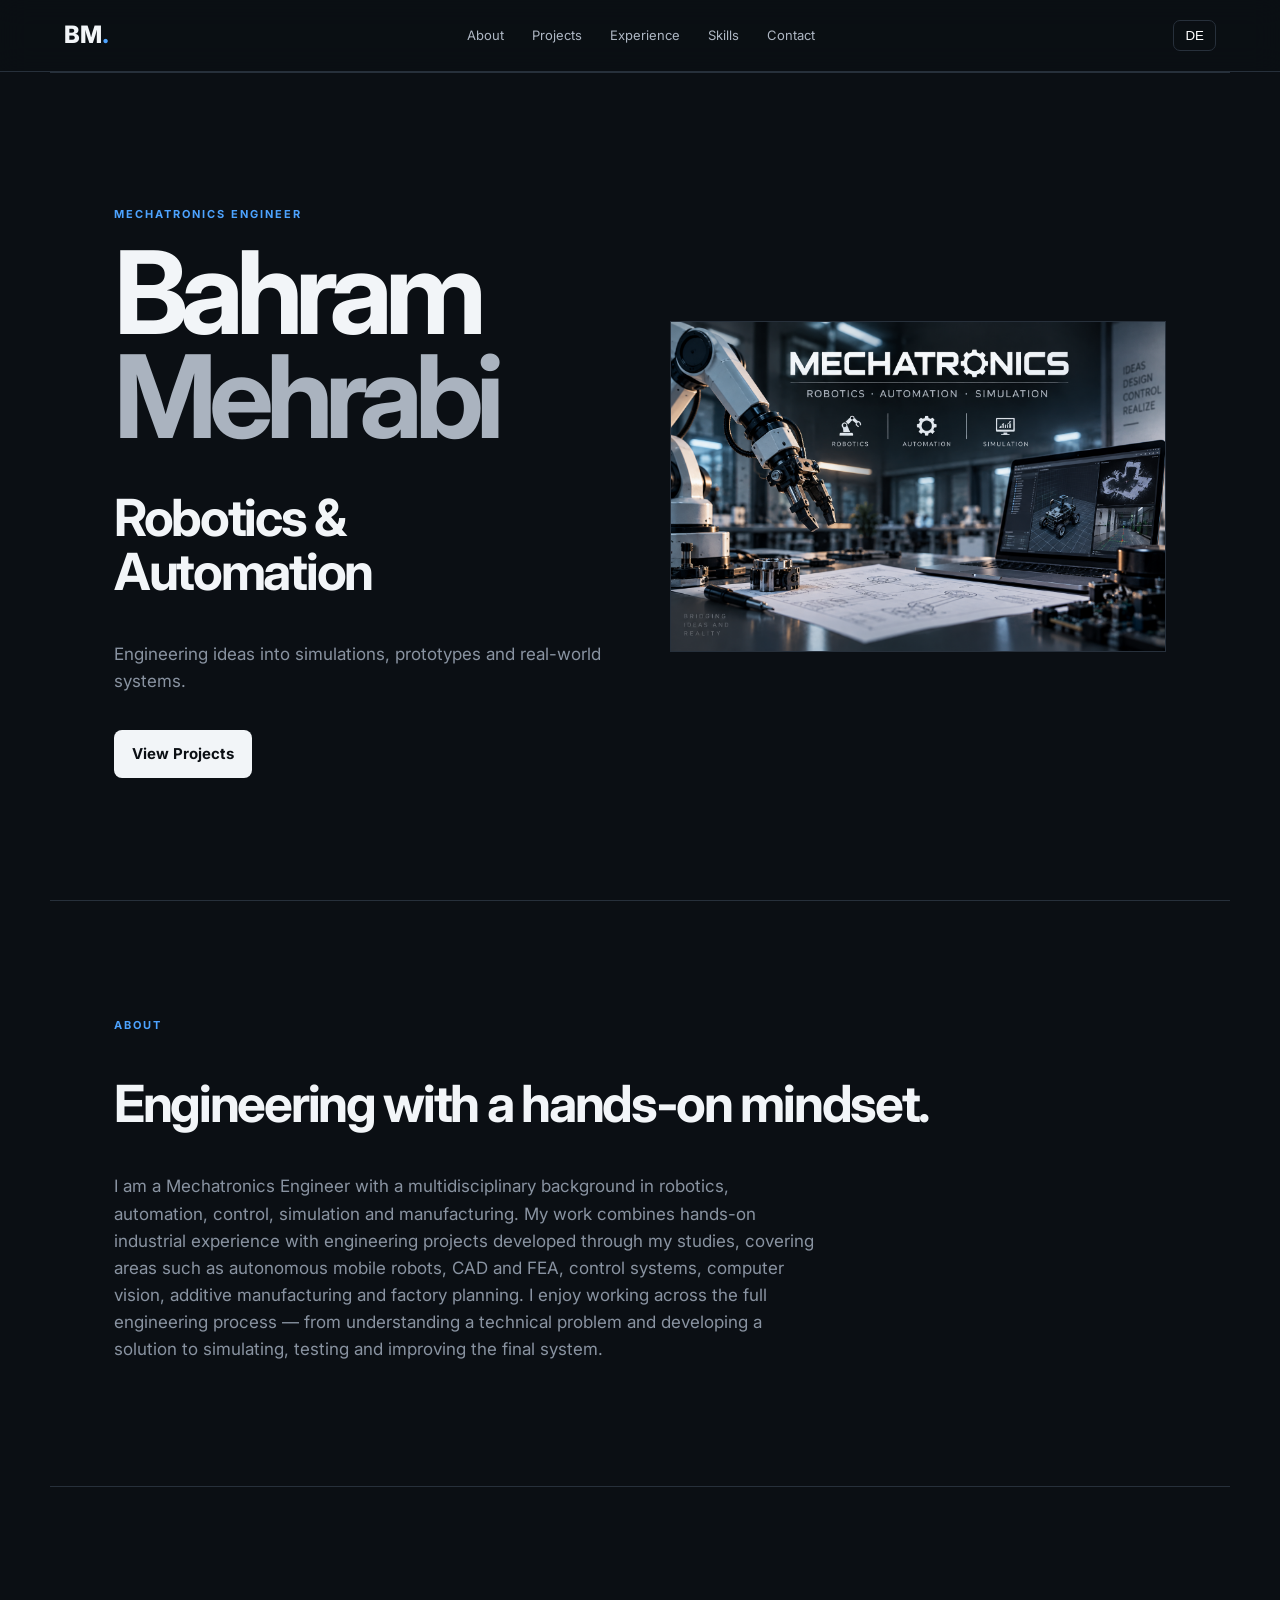
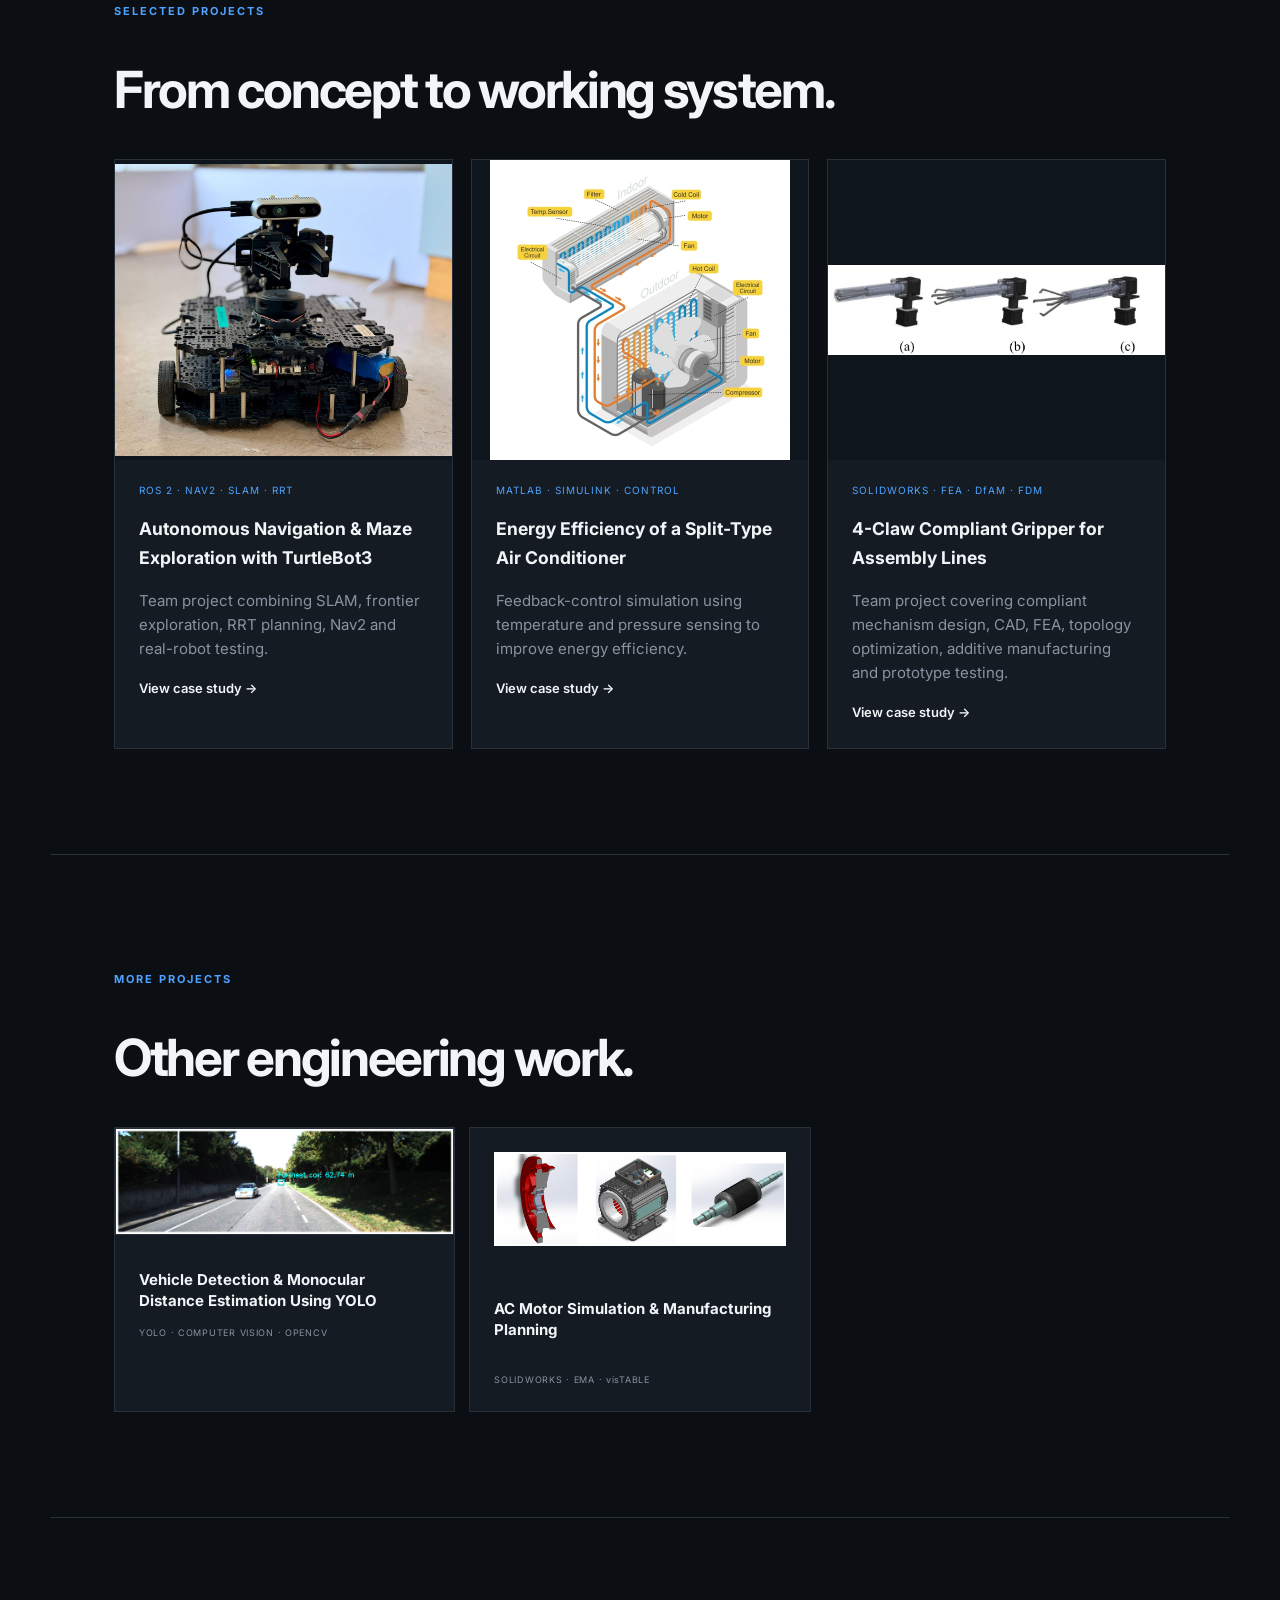
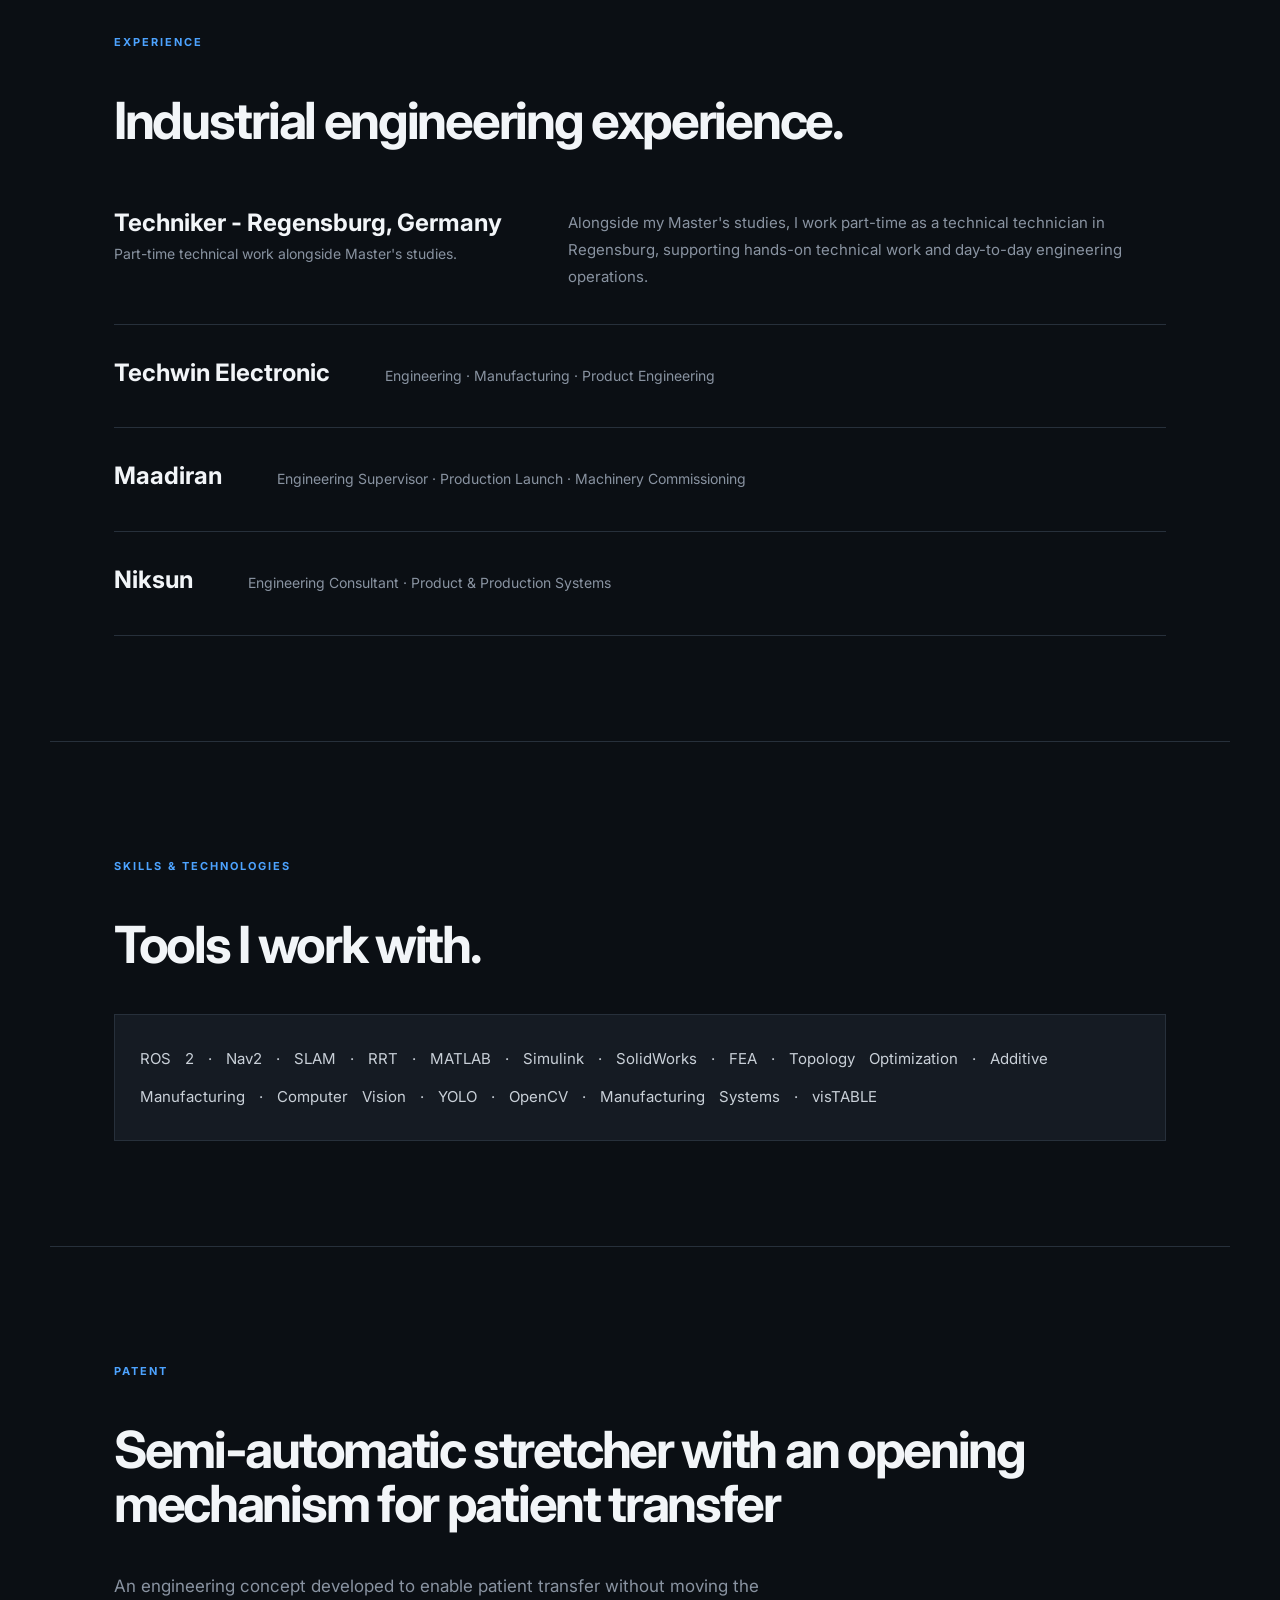
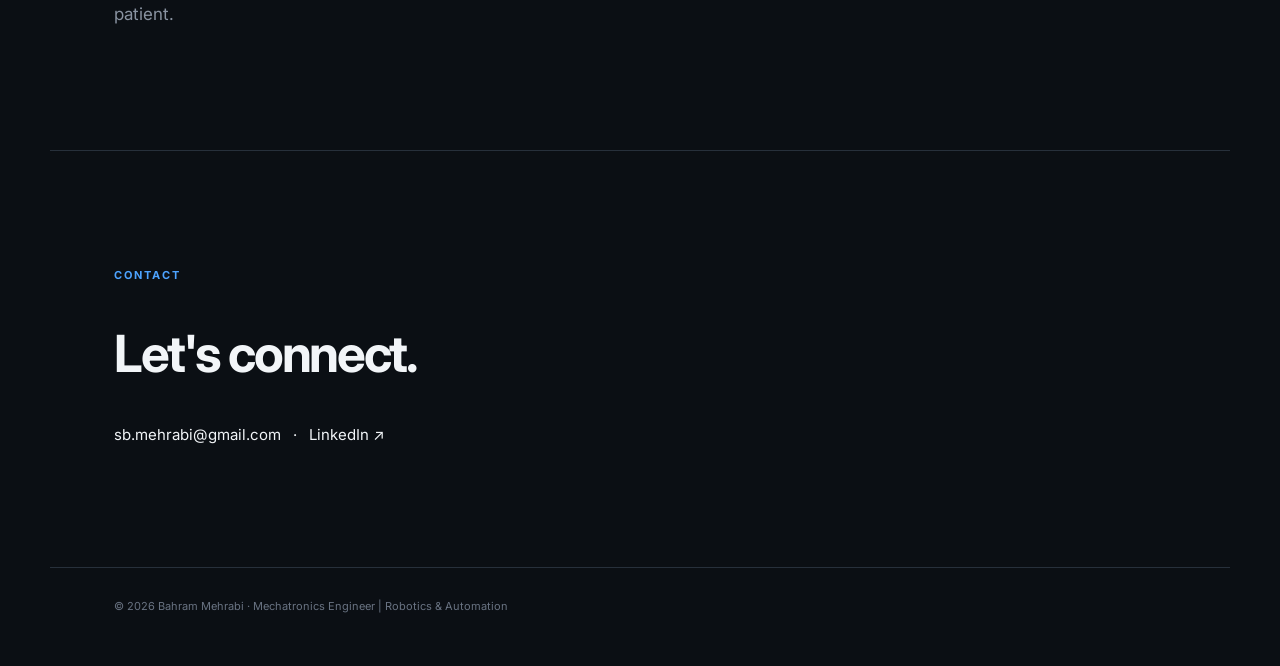
<file: index.html>
<!doctype html>
<html lang="en">
<head>
<meta charset="utf-8"><meta name="viewport" content="width=device-width,initial-scale=1">
<title>Bahram Mehrabi | Mechatronics Engineer</title>
<link rel="preconnect" href="https://fonts.googleapis.com"><link rel="preconnect" href="https://fonts.gstatic.com" crossorigin>
<link href="https://fonts.googleapis.com/css2?family=Inter:wght@400;500;600;700;800&display=swap" rel="stylesheet">
<link rel="stylesheet" href="style.css">
</head>
<body>
<header><a class="logo" href="#home">BM<span>.</span></a><nav>
<a href="#about">About</a><a href="#projects">Projects</a><a href="#experience">Experience</a><a href="#skills">Skills</a><a href="#contact">Contact</a>
</nav><button id="lang">DE</button></header>

<main>
<section id="home" class="hero">
<div><p class="eyebrow">MECHATRONICS ENGINEER</p><h1>Bahram<br><span>Mehrabi</span></h1>
<h2>Robotics & Automation</h2><p class="lead">Engineering ideas into simulations, prototypes and real-world systems.</p>
<a class="btn" href="#projects">View Projects</a></div>
<div class="visual">
    <img src="hero-mechatronics.jpg" alt="Mechatronics robotics and automation">
</div>
</section>

<section id="about"><p class="eyebrow">ABOUT</p><h2>Engineering with a hands-on mindset.</h2><p class="lead">I am a Mechatronics Engineer with a multidisciplinary background in robotics, automation, control, simulation and manufacturing. My work combines hands-on industrial experience with engineering projects developed through my studies, covering areas such as autonomous mobile robots, CAD and FEA, control systems, computer vision, additive manufacturing and factory planning. I enjoy working across the full engineering process — from understanding a technical problem and developing a solution to simulating, testing and improving the final system.</p></section>

<section id="projects"><p class="eyebrow">SELECTED PROJECTS</p><h2>From concept to working system.</h2>
<div class="cards">
<article><img class="project-cover" src="images/turtlebot/01-turtlebot-main.jpg" alt="TurtleBot3 Waffle Pi with Intel RealSense camera"><small>ROS 2 · NAV2 · SLAM · RRT</small><h3>Autonomous Navigation & Maze Exploration with TurtleBot3</h3><p>Team project combining SLAM, frontier exploration, RRT planning, Nav2 and real-robot testing.</p><a href="case-study-turtlebot.html">View case study →</a></article>
<article><img class="project-cover" src="images/ac/ac-system-schematic.png" alt="Split-type air conditioner system schematic"><small>MATLAB · SIMULINK · CONTROL</small><h3>Energy Efficiency of a Split-Type Air Conditioner</h3><p>Feedback-control simulation using temperature and pressure sensing to improve energy efficiency.</p><a href="case-study-ac.html">View case study →</a></article>
<article><img class="project-cover" src="images/gripper/02-cad-sequence.png" alt="CAD design of a four-claw compliant gripper in different positions"><small>SOLIDWORKS · FEA · DfAM · FDM</small><h3>4-Claw Compliant Gripper for Assembly Lines</h3><p>Team project covering compliant mechanism design, CAD, FEA, topology optimization, additive manufacturing and prototype testing.</p><a href="case-study-gripper.html">View case study →</a></article>
</div></section>

<section><p class="eyebrow">MORE PROJECTS</p><h2>Other engineering work.</h2><div class="mini">
<a href="case-study-vehicle.html" class="mini-yolo"><img src="images-yolo-road.png" alt="Road scene with detected vehicle and estimated distance"><strong>Vehicle Detection & Monocular Distance Estimation Using YOLO</strong><small>YOLO · COMPUTER VISION · OPENCV</small></a>
<a href="case-study-ac-motor.html" class="mini-project"><img src="images/ac-motor/04-motor-cad.png" alt="AC motor CAD models"><strong>AC Motor Simulation & Manufacturing Planning</strong><small>SOLIDWORKS · EMA · visTABLE</small></a>
</div></section>

<section id="experience"><p class="eyebrow">EXPERIENCE</p><h2>Industrial engineering experience.</h2>
<div class="timeline">
<div class="current-role"><div class="role-heading"><h3>Techniker - Regensburg, Germany</h3><p>Part-time technical work alongside Master's studies.</p></div><p class="experience-detail">Alongside my Master's studies, I work part-time as a technical technician in Regensburg, supporting hands-on technical work and day-to-day engineering operations.</p></div>
<div><div class="role-heading"><h3>Techwin Electronic</h3><p>Engineering · Manufacturing · Product Engineering</p></div></div>
<div><div class="role-heading"><h3>Maadiran</h3><p>Engineering Supervisor · Production Launch · Machinery Commissioning</p></div></div>
<div><div class="role-heading"><h3>Niksun</h3><p>Engineering Consultant · Product & Production Systems</p></div></div>
</div></section>

<section id="skills"><p class="eyebrow">SKILLS & TECHNOLOGIES</p><h2>Tools I work with.</h2>
<div class="skills">ROS 2 · Nav2 · SLAM · RRT · MATLAB · Simulink · SolidWorks · FEA · Topology Optimization · Additive Manufacturing · Computer Vision · YOLO · OpenCV · Manufacturing Systems · visTABLE</div></section>

<section><p class="eyebrow">PATENT</p><h2>Semi-automatic stretcher with an opening mechanism for patient transfer</h2><p class="lead">An engineering concept developed to enable patient transfer without moving the patient.</p></section>

<section id="contact"><p class="eyebrow">CONTACT</p><h2>Let's connect.</h2><p><a href="mailto:sb.mehrabi@gmail.com">sb.mehrabi@gmail.com</a> &nbsp; · &nbsp; <a href="https://linkedin.com/in/bahram-mehrabi" target="_blank" rel="noopener">LinkedIn ↗</a></p></section>
</main>
<footer>© 2026 Bahram Mehrabi · Mechatronics Engineer | Robotics & Automation</footer>
<script src="script.js"></script>
</body></html>
</file>
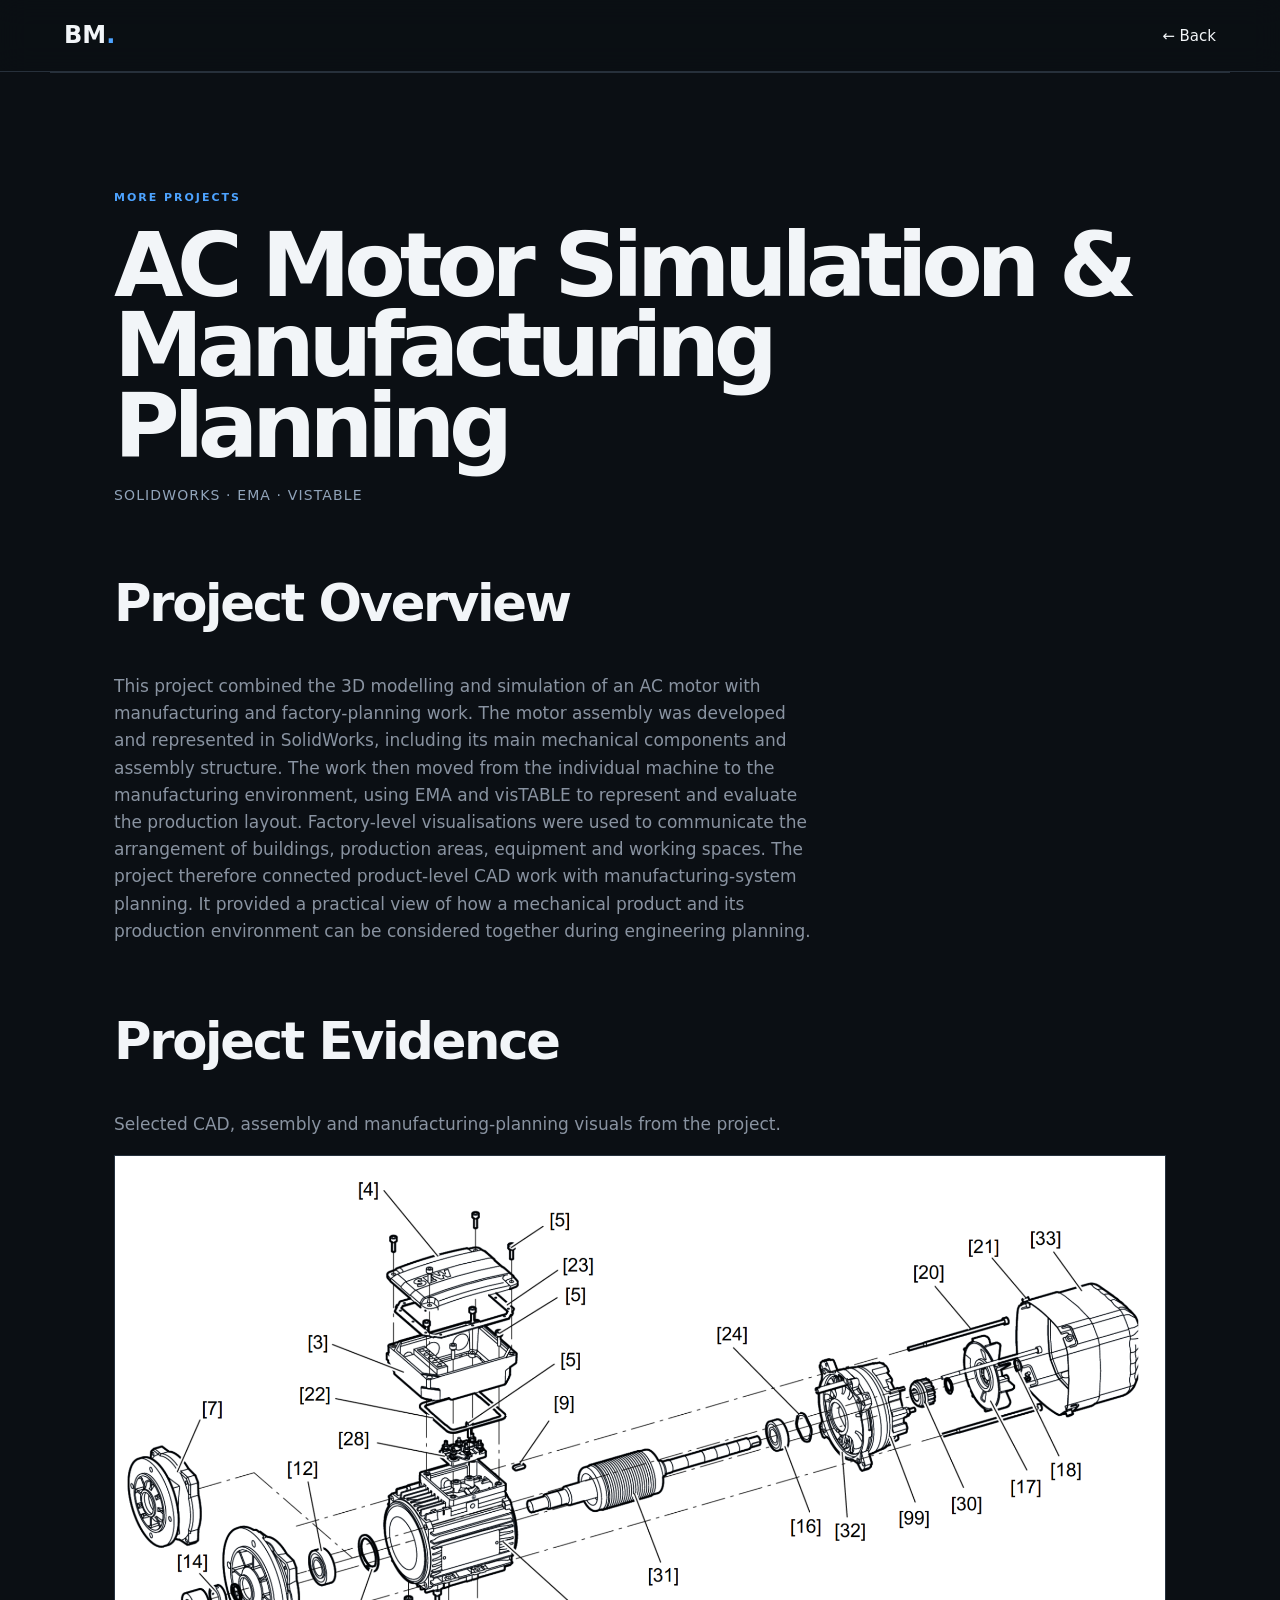
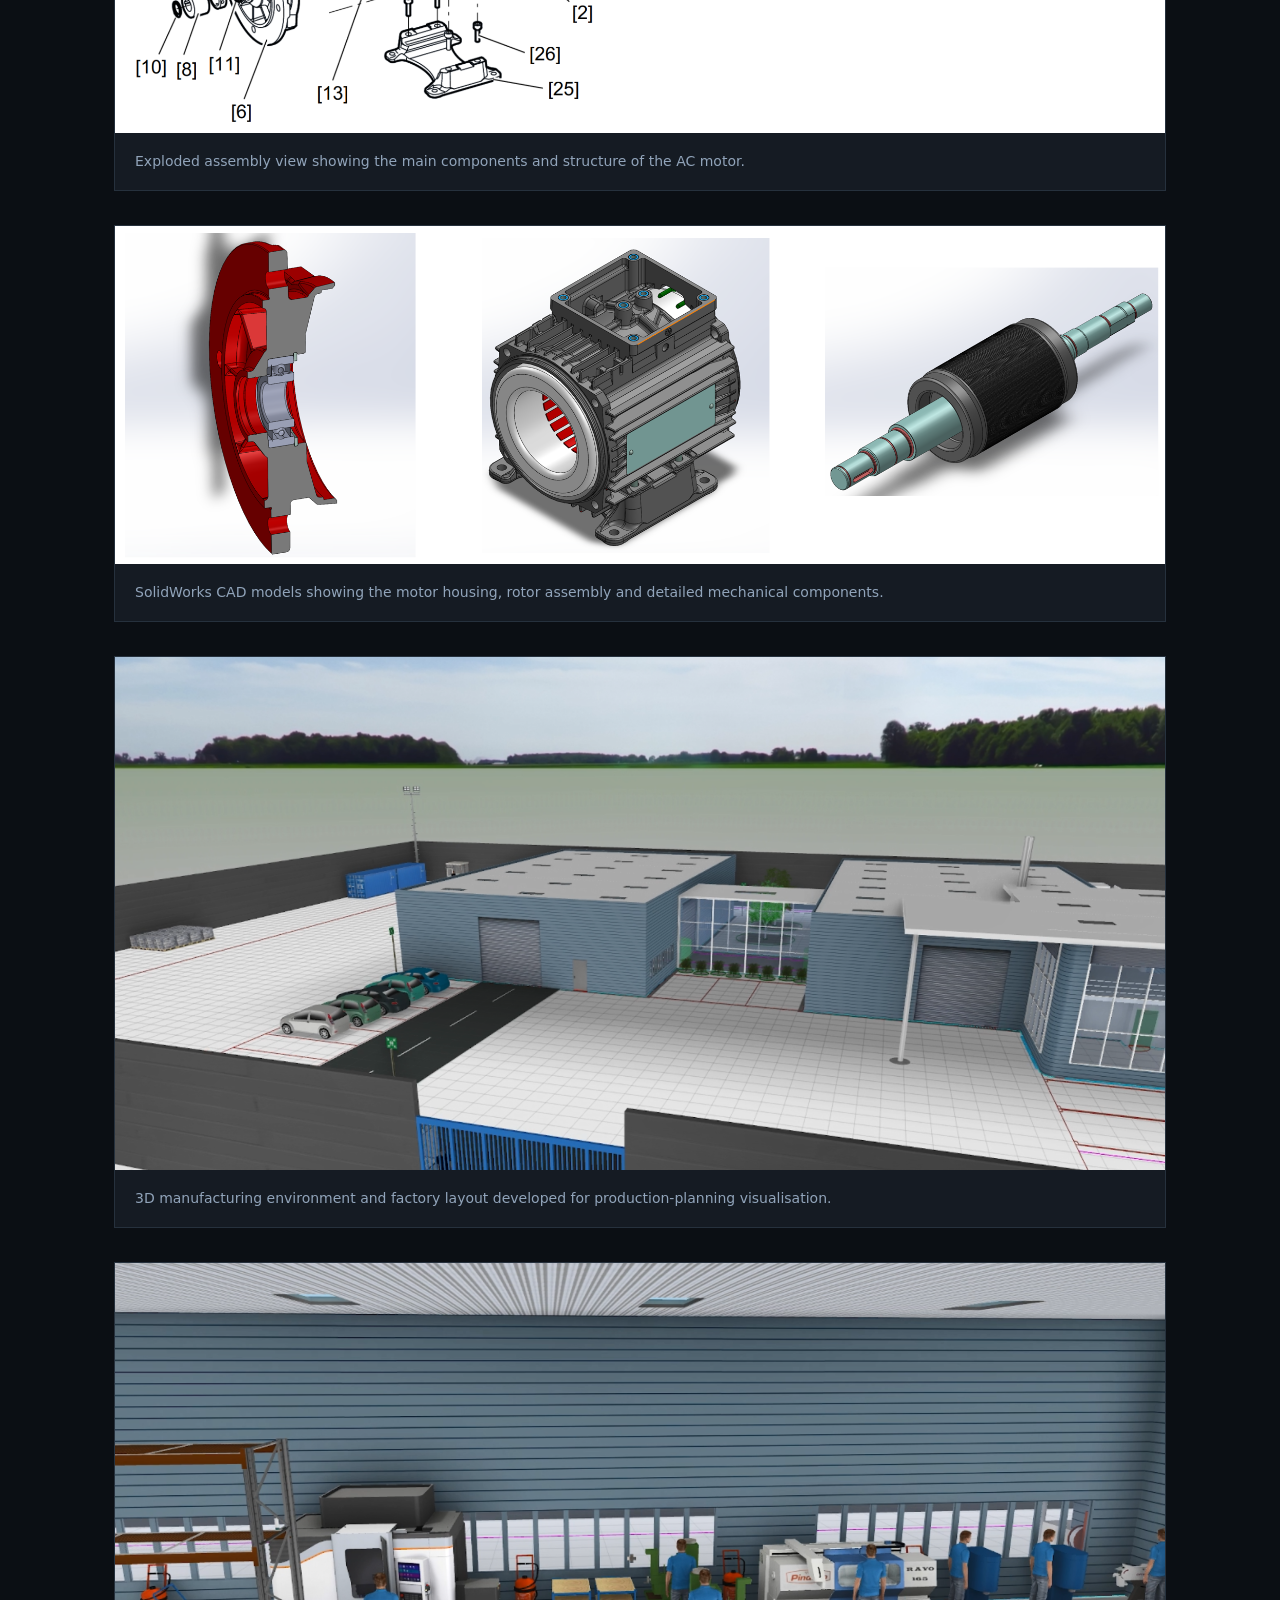
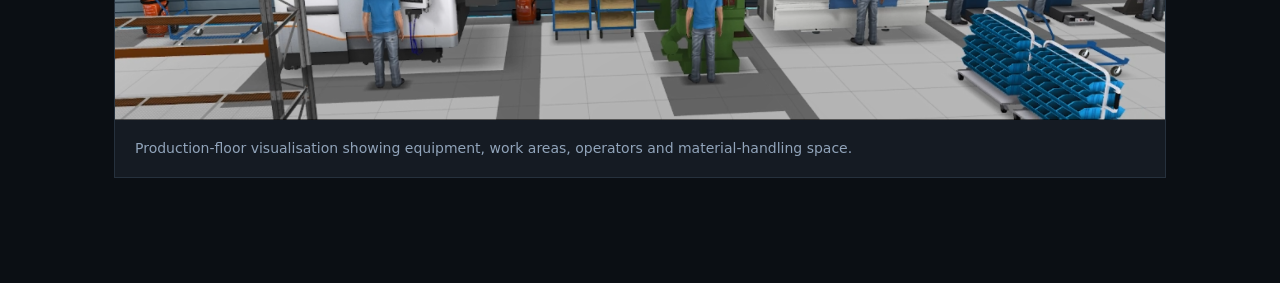
<file: case-study-ac-motor.html>
<!doctype html>
<html lang="en">
<head>
<meta charset="utf-8">
<meta name="viewport" content="width=device-width,initial-scale=1">
<title>AC Motor Simulation & Manufacturing Planning | Bahram Mehrabi</title>
<link rel="stylesheet" href="style.css">
<style>
.evidence{margin-top:70px}
.evidence-grid{display:flex;flex-direction:column;gap:34px}
.evidence-item{margin:0;background:#151b23;border:1px solid #26313d}
.evidence-item img{display:block;width:100%;height:auto;object-fit:contain;background:#fff}
.evidence-item figcaption{padding:18px 20px;color:#91a4ba;font-size:14px;line-height:1.5}
.meta{color:#91a4ba;font-size:14px;letter-spacing:.08em;text-transform:uppercase}
</style>
</head>
<body>
<header><a class="logo" href="index.html">BM<span>.</span></a><a href="index.html#projects">← Back</a></header>
<main>
<section>
<p class="eyebrow">MORE PROJECTS</p>
<h1 style="font-size:clamp(48px,7vw,90px)">AC Motor Simulation & Manufacturing Planning</h1>
<p class="meta">SOLIDWORKS · EMA · visTABLE</p>

<h2 style="margin-top:70px">Project Overview</h2>
<p class="lead">This project combined the 3D modelling and simulation of an AC motor with manufacturing and factory-planning work. The motor assembly was developed and represented in SolidWorks, including its main mechanical components and assembly structure. The work then moved from the individual machine to the manufacturing environment, using EMA and visTABLE to represent and evaluate the production layout. Factory-level visualisations were used to communicate the arrangement of buildings, production areas, equipment and working spaces. The project therefore connected product-level CAD work with manufacturing-system planning. It provided a practical view of how a mechanical product and its production environment can be considered together during engineering planning.</p>

<div class="evidence">
<h2>Project Evidence</h2>
<p class="lead">Selected CAD, assembly and manufacturing-planning visuals from the project.</p>
<div class="evidence-grid">
<figure class="evidence-item">
<img src="images/ac-motor/01-motor-exploded.png" alt="Exploded view of an AC motor assembly">
<figcaption>Exploded assembly view showing the main components and structure of the AC motor.</figcaption>
</figure>
<figure class="evidence-item">
<img src="images/ac-motor/04-motor-cad.png" alt="AC motor CAD models and components">
<figcaption>SolidWorks CAD models showing the motor housing, rotor assembly and detailed mechanical components.</figcaption>
</figure>
<figure class="evidence-item">
<img src="images/ac-motor/02-factory-layout.png" alt="3D factory layout">
<figcaption>3D manufacturing environment and factory layout developed for production-planning visualisation.</figcaption>
</figure>
<figure class="evidence-item">
<img src="images/ac-motor/03-production-floor.png" alt="Production floor manufacturing simulation">
<figcaption>Production-floor visualisation showing equipment, work areas, operators and material-handling space.</figcaption>
</figure>
</div>
</div>
</section>
</main>
</body>
</html>
</file>
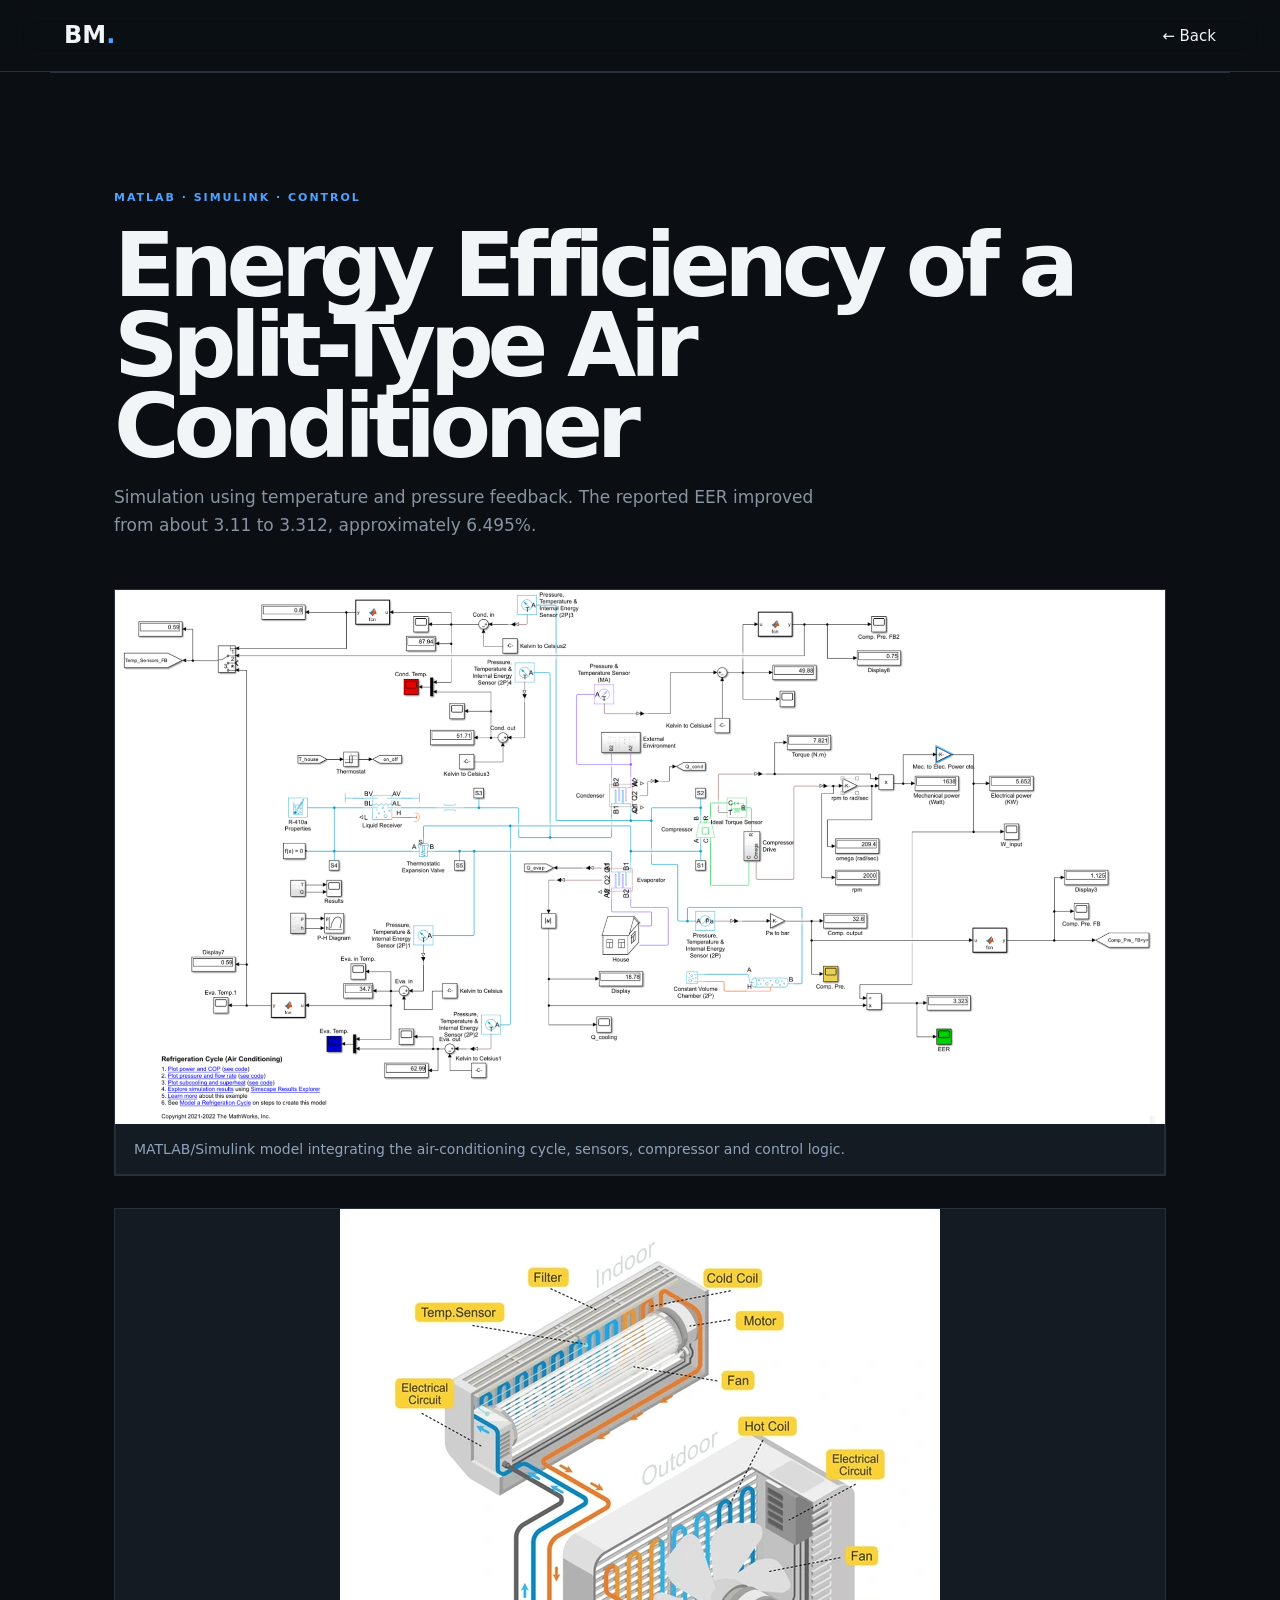
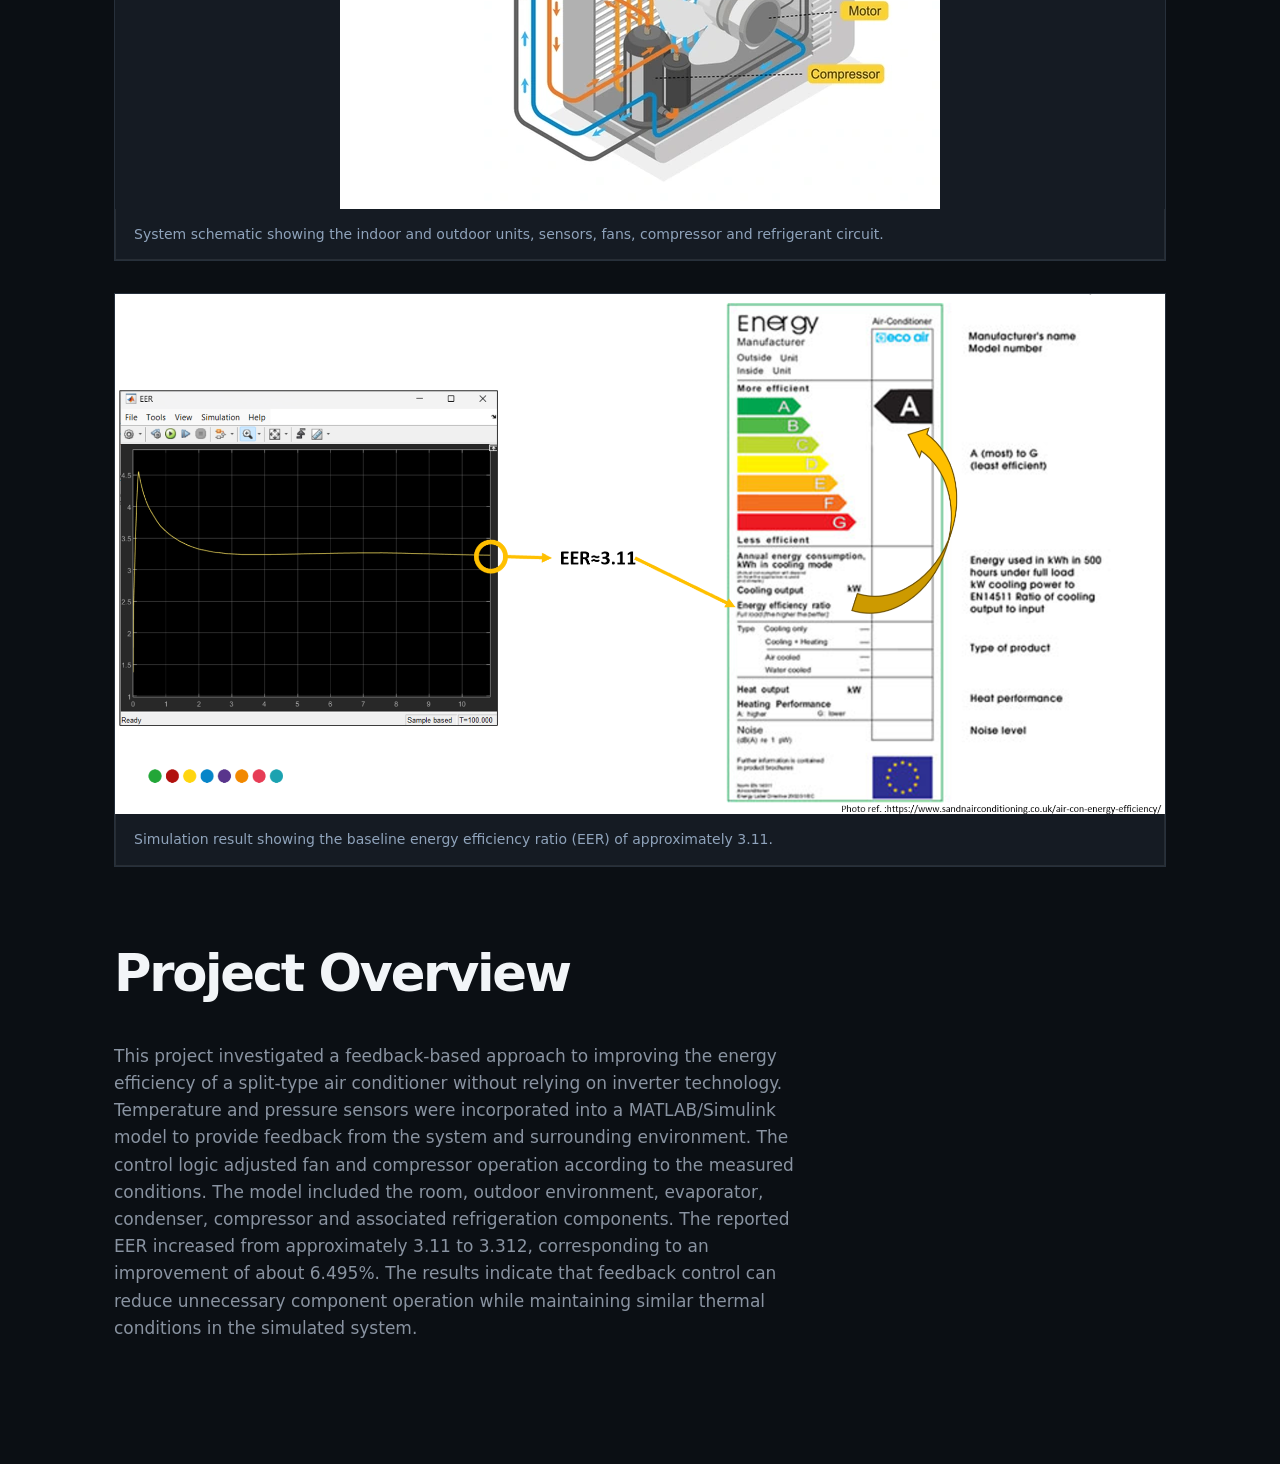
<file: case-study-ac.html>
<!doctype html><html><head><meta charset="utf-8"><meta name="viewport" content="width=device-width,initial-scale=1"><title>Energy Efficiency of a Split-Type Air Conditioner | Bahram Mehrabi</title><link rel="stylesheet" href="style.css"></head><body><header><a class="logo" href="index.html">BM<span>.</span></a><a href="index.html#projects">← Back</a></header><main><section><p class="eyebrow">MATLAB · SIMULINK · CONTROL</p><h1 style="font-size:clamp(48px,7vw,90px)">Energy Efficiency of a Split-Type Air Conditioner</h1><p class="lead">Simulation using temperature and pressure feedback. The reported EER improved from about 3.11 to 3.312, approximately 6.495%.</p><div class="gallery ac-gallery" style="margin-top:50px">
<figure><img src="images/ac/simulink-model.png" alt="MATLAB Simulink model of the split-type air conditioner system"><figcaption>MATLAB/Simulink model integrating the air-conditioning cycle, sensors, compressor and control logic.</figcaption></figure>
<figure><img src="images/ac/ac-system-schematic.png" alt="Schematic of a split-type air conditioner system"><figcaption>System schematic showing the indoor and outdoor units, sensors, fans, compressor and refrigerant circuit.</figcaption></figure>
<figure><img src="images/ac/eer-result.png" alt="EER simulation result showing approximately 3.11"><figcaption>Simulation result showing the baseline energy efficiency ratio (EER) of approximately 3.11.</figcaption></figure>
</div>
<h2 style="margin-top:80px">Project Overview</h2>
<p class="lead">This project investigated a feedback-based approach to improving the energy efficiency of a split-type air conditioner without relying on inverter technology. Temperature and pressure sensors were incorporated into a MATLAB/Simulink model to provide feedback from the system and surrounding environment. The control logic adjusted fan and compressor operation according to the measured conditions. The model included the room, outdoor environment, evaporator, condenser, compressor and associated refrigeration components. The reported EER increased from approximately 3.11 to 3.312, corresponding to an improvement of about 6.495%. The results indicate that feedback control can reduce unnecessary component operation while maintaining similar thermal conditions in the simulated system.</p></section></main></body></html>
</file>
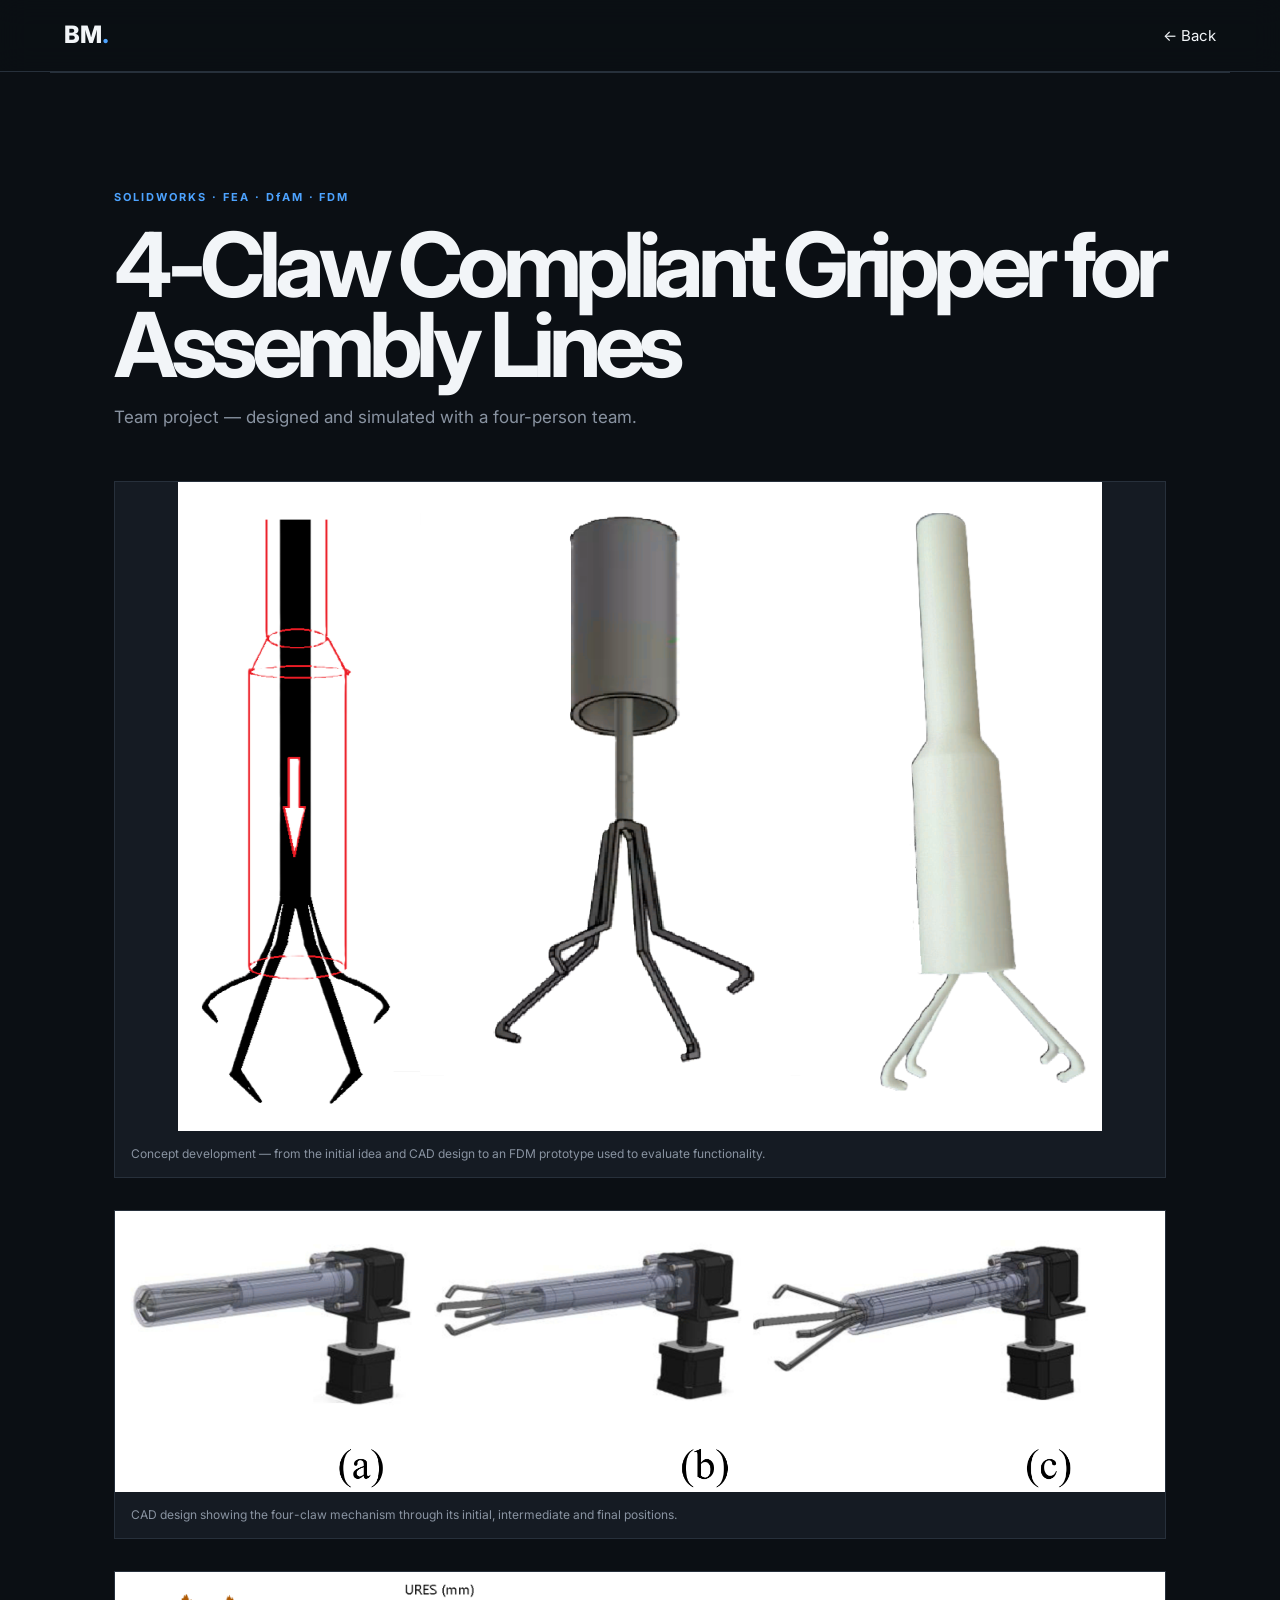
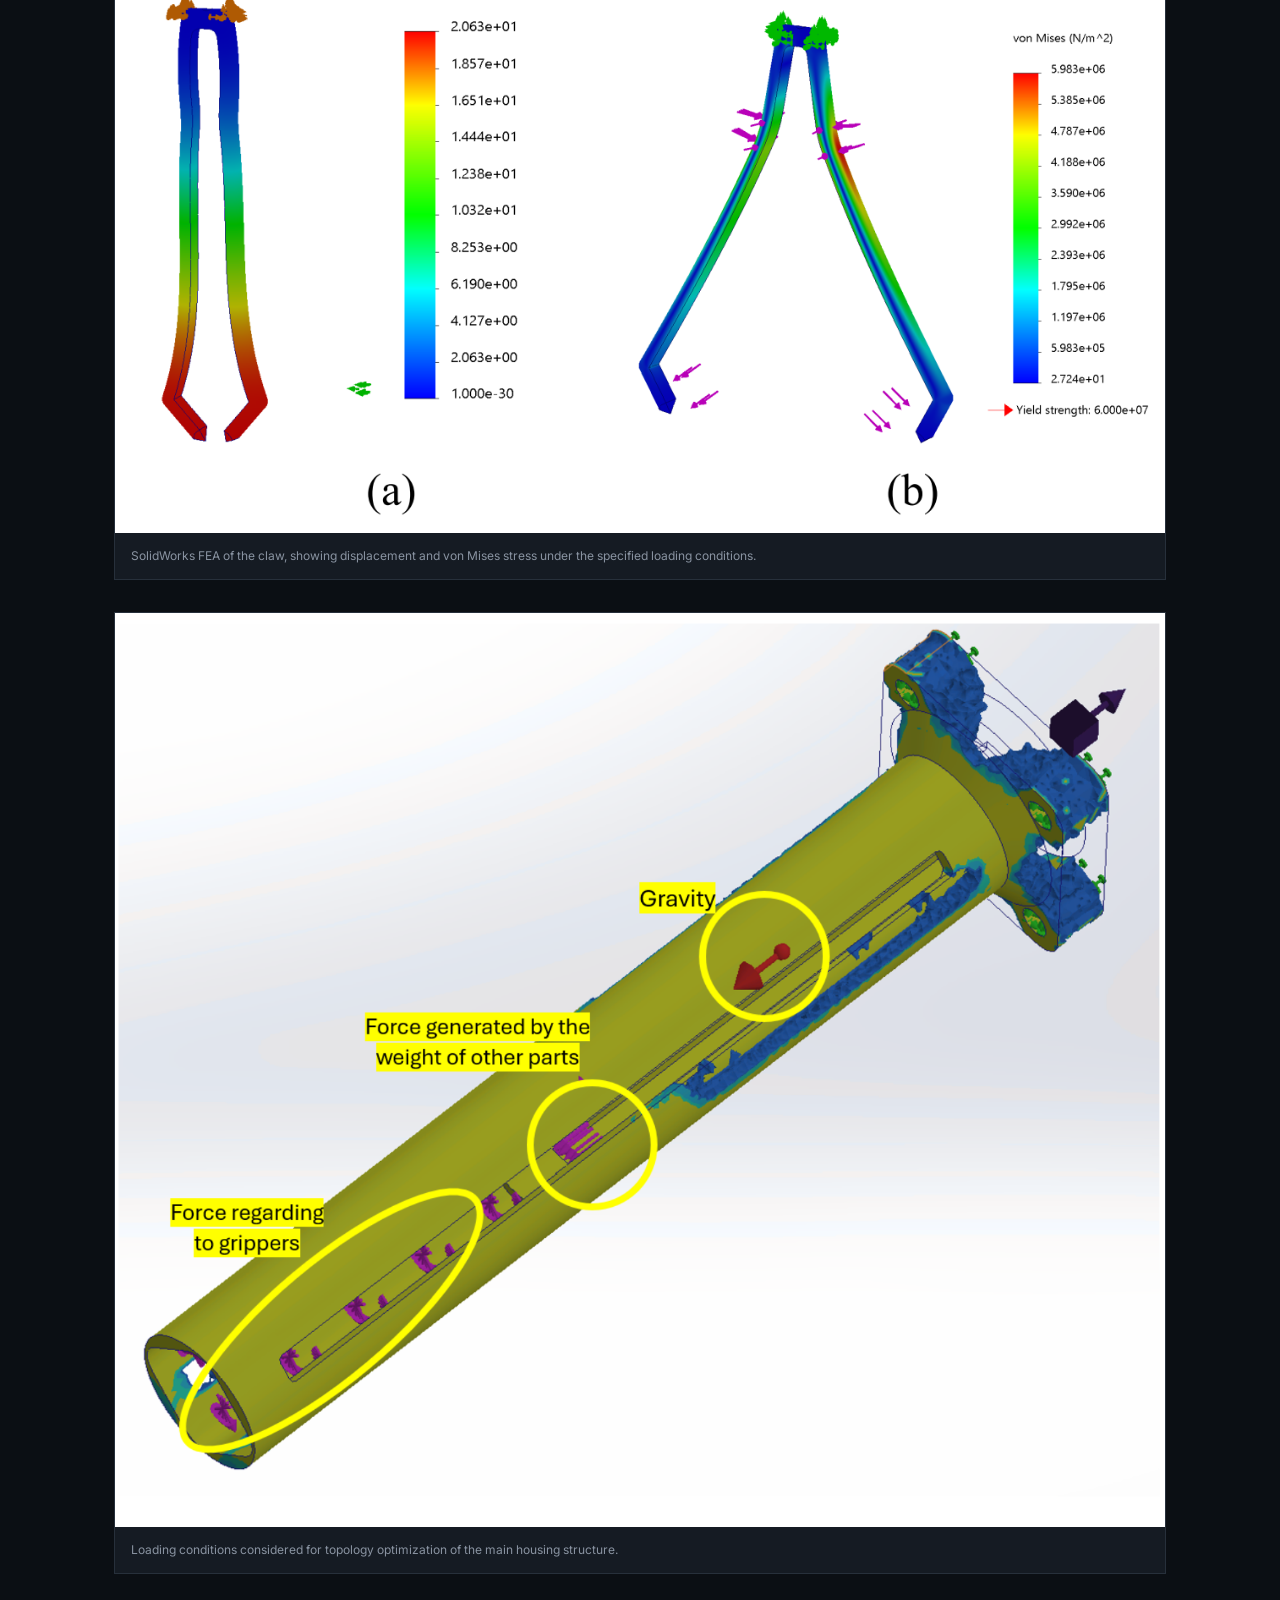
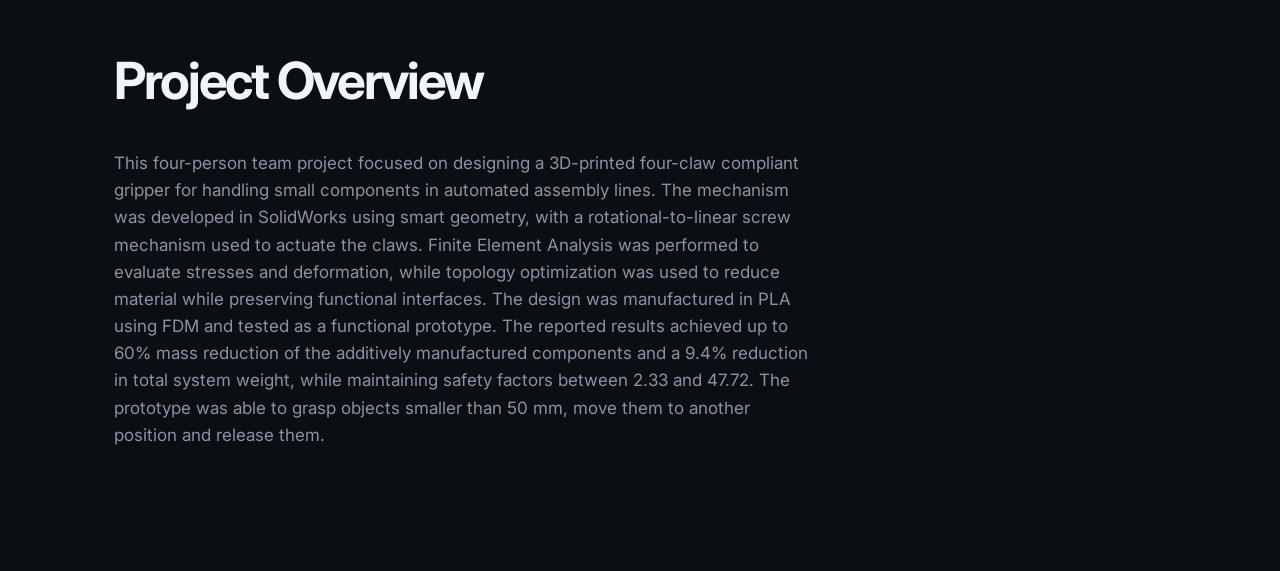
<file: case-study-gripper.html>
<!doctype html>
<html lang="en">
<head>
<meta charset="utf-8"><meta name="viewport" content="width=device-width,initial-scale=1">
<title>4-Claw Compliant Gripper for Assembly Lines | Bahram Mehrabi</title>
<link rel="preconnect" href="https://fonts.googleapis.com"><link rel="preconnect" href="https://fonts.gstatic.com" crossorigin>
<link href="https://fonts.googleapis.com/css2?family=Inter:wght@400;500;600;700;800&display=swap" rel="stylesheet">
<link rel="stylesheet" href="style.css">
</head>
<body>
<header><a class="logo" href="index.html">BM<span>.</span></a><a href="index.html#projects">← Back</a></header>
<main>
<section>
<p class="eyebrow">SOLIDWORKS · FEA · DfAM · FDM</p>
<h1 style="font-size:clamp(48px,7vw,90px)">4-Claw Compliant Gripper for Assembly Lines</h1>
<p class="lead">Team project — designed and simulated with a four-person team.</p>
<div class="gallery gripper-gallery" style="margin-top:50px">
<figure><img src="images/gripper/04-concept-prototype.png" alt="Initial concept, CAD design and FDM prototype"><figcaption>Concept development — from the initial idea and CAD design to an FDM prototype used to evaluate functionality.</figcaption></figure>
<figure><img src="images/gripper/02-cad-sequence.png" alt="CAD design of four-claw gripper showing three positions"><figcaption>CAD design showing the four-claw mechanism through its initial, intermediate and final positions.</figcaption></figure>
<figure><img src="images/gripper/03-claw-fea.png" alt="Claw displacement and von Mises stress analysis"><figcaption>SolidWorks FEA of the claw, showing displacement and von Mises stress under the specified loading conditions.</figcaption></figure>
<figure><img src="images/gripper/01-forces-hose.png" alt="Forces applied to the gripper housing during topology optimization"><figcaption>Loading conditions considered for topology optimization of the main housing structure.</figcaption></figure>
</div>
<h2 style="margin-top:80px">Project Overview</h2>
<p class="lead">This four-person team project focused on designing a 3D-printed four-claw compliant gripper for handling small components in automated assembly lines. The mechanism was developed in SolidWorks using smart geometry, with a rotational-to-linear screw mechanism used to actuate the claws. Finite Element Analysis was performed to evaluate stresses and deformation, while topology optimization was used to reduce material while preserving functional interfaces. The design was manufactured in PLA using FDM and tested as a functional prototype. The reported results achieved up to 60% mass reduction of the additively manufactured components and a 9.4% reduction in total system weight, while maintaining safety factors between 2.33 and 47.72. The prototype was able to grasp objects smaller than 50 mm, move them to another position and release them.</p>
</section>
</main>
</body>
</html>
</file>
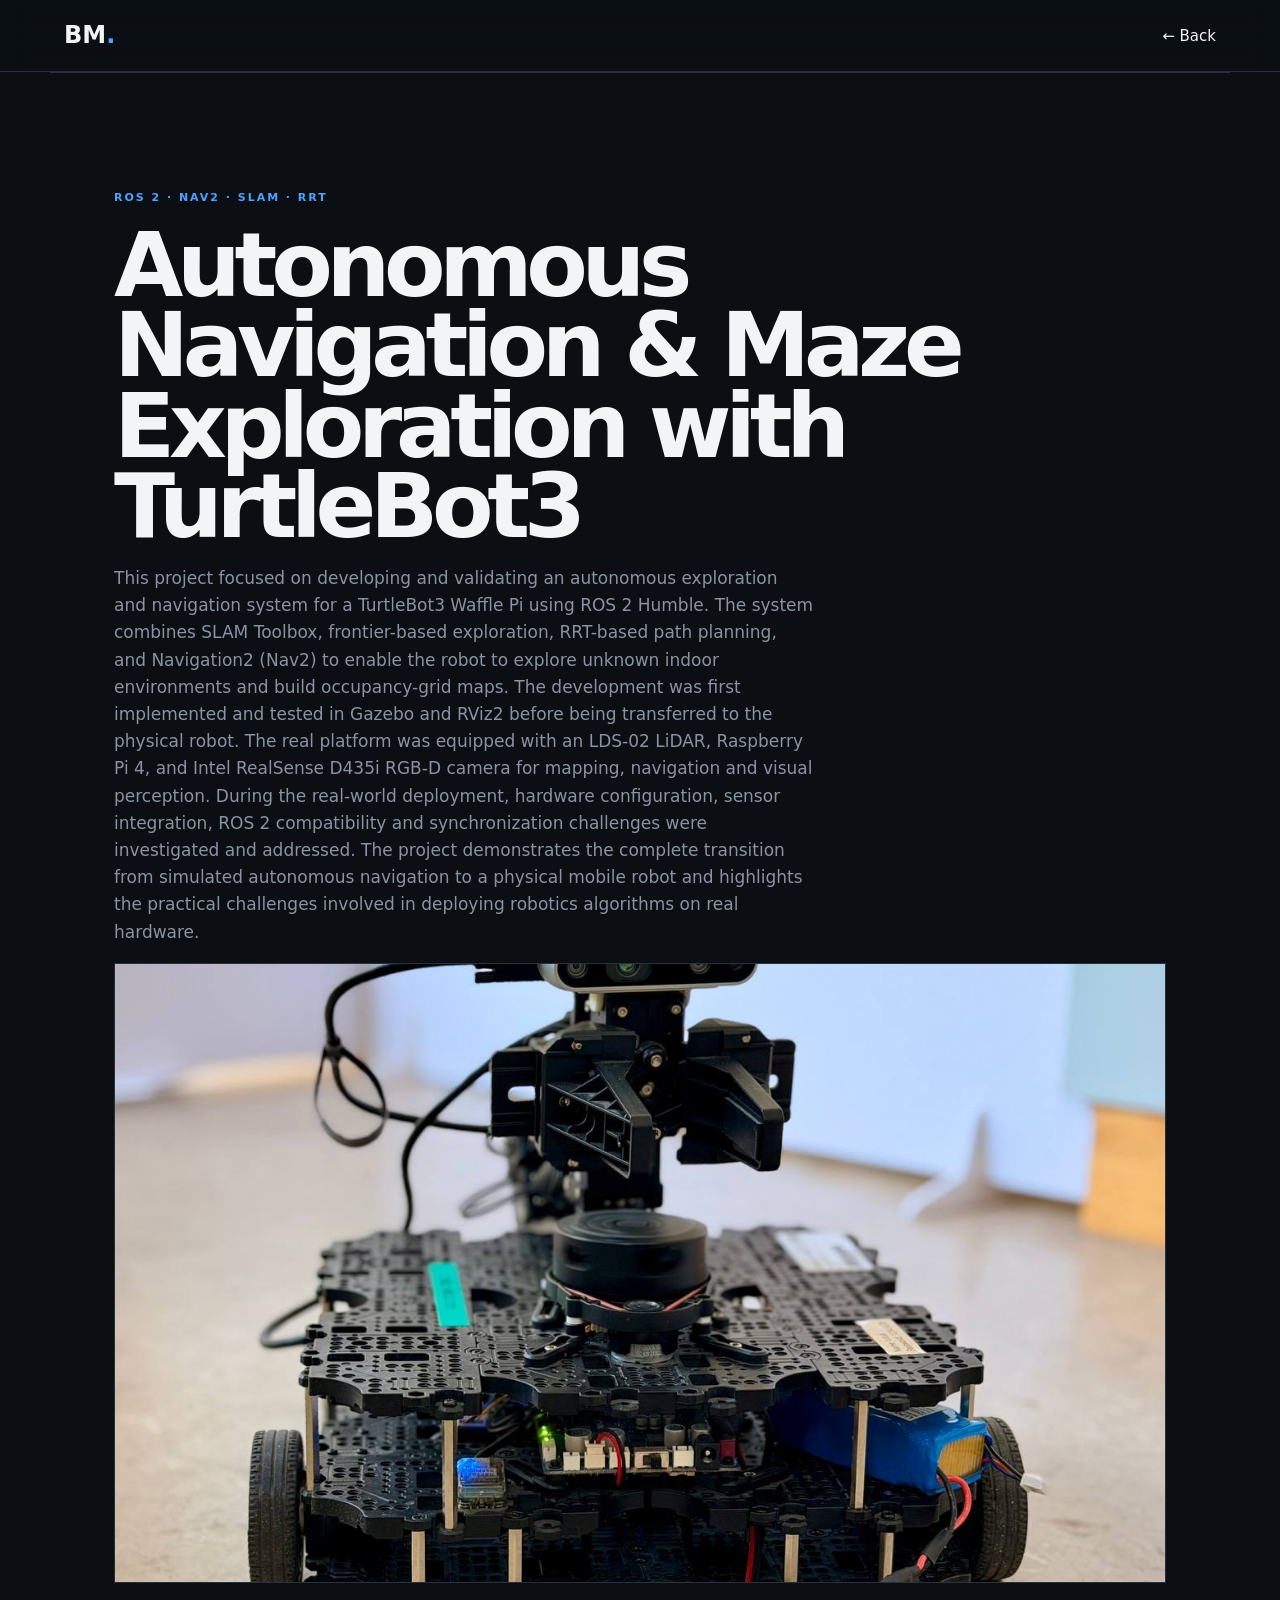
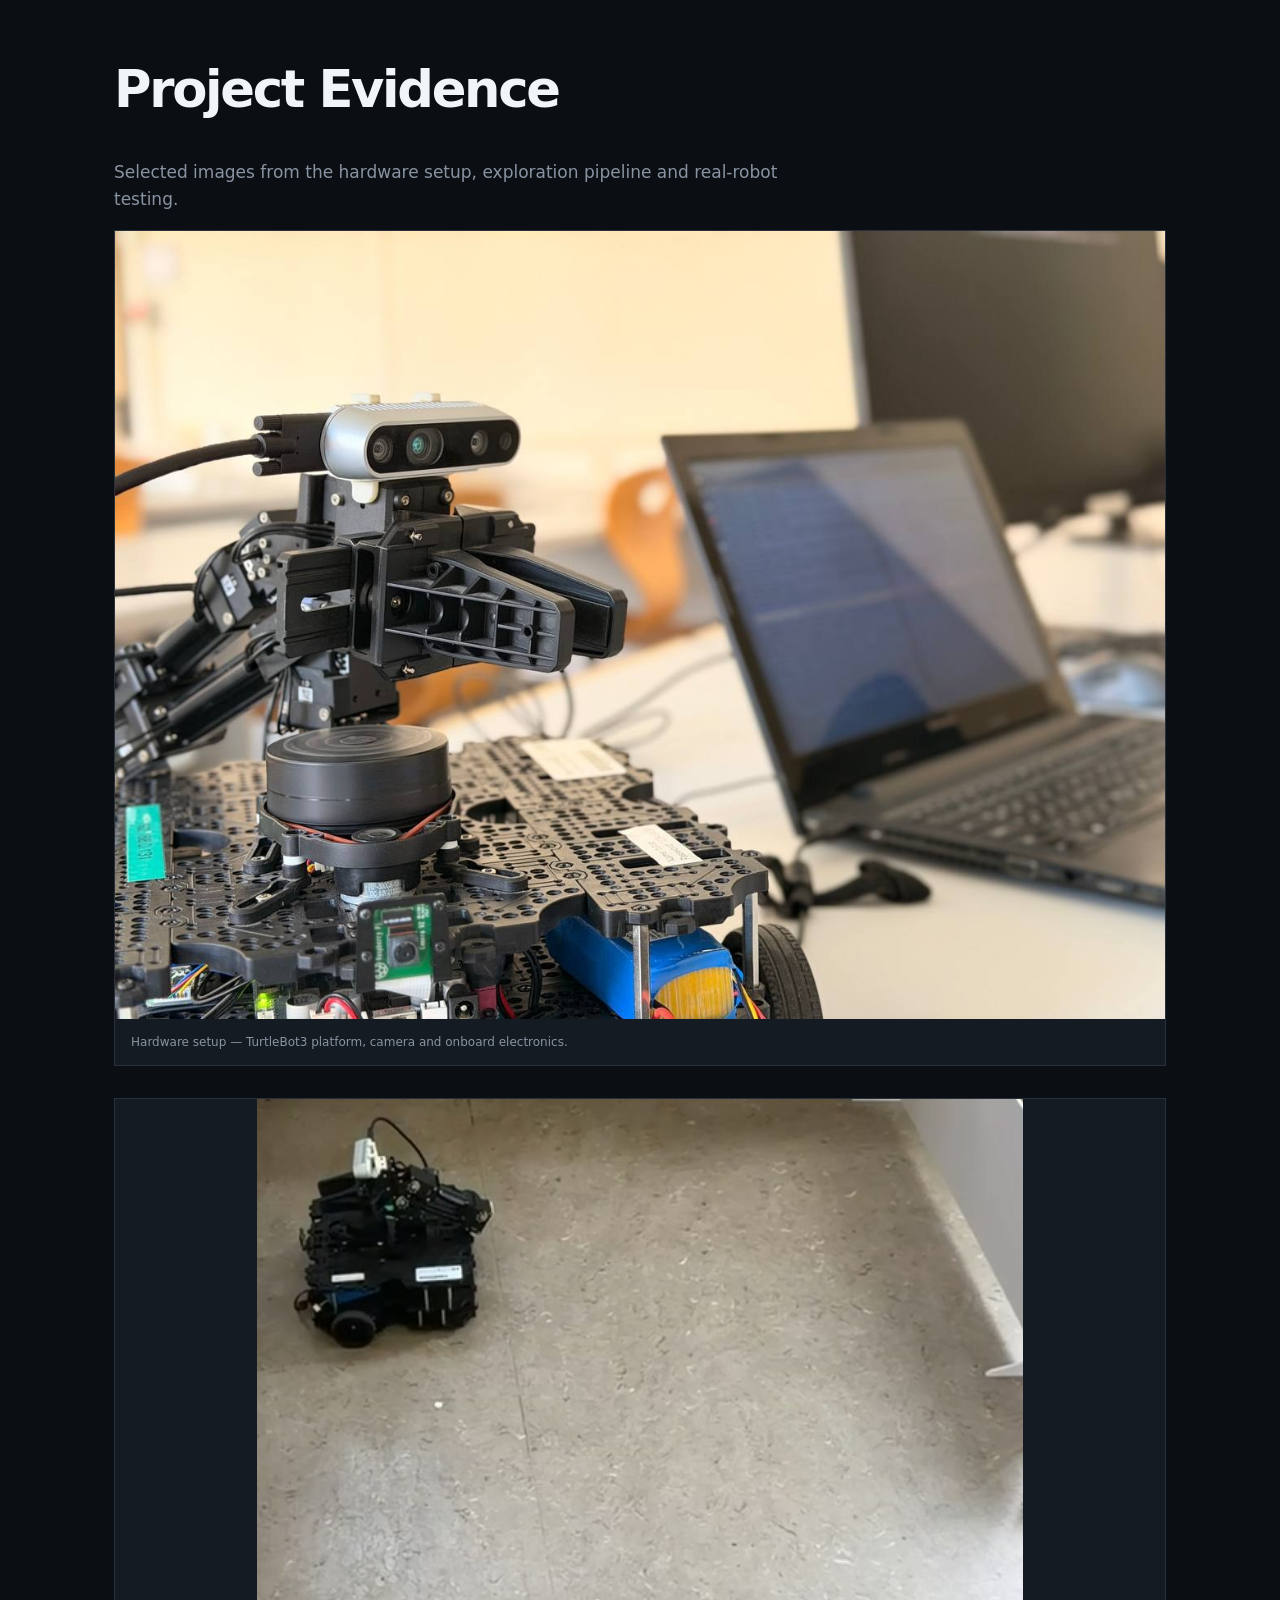
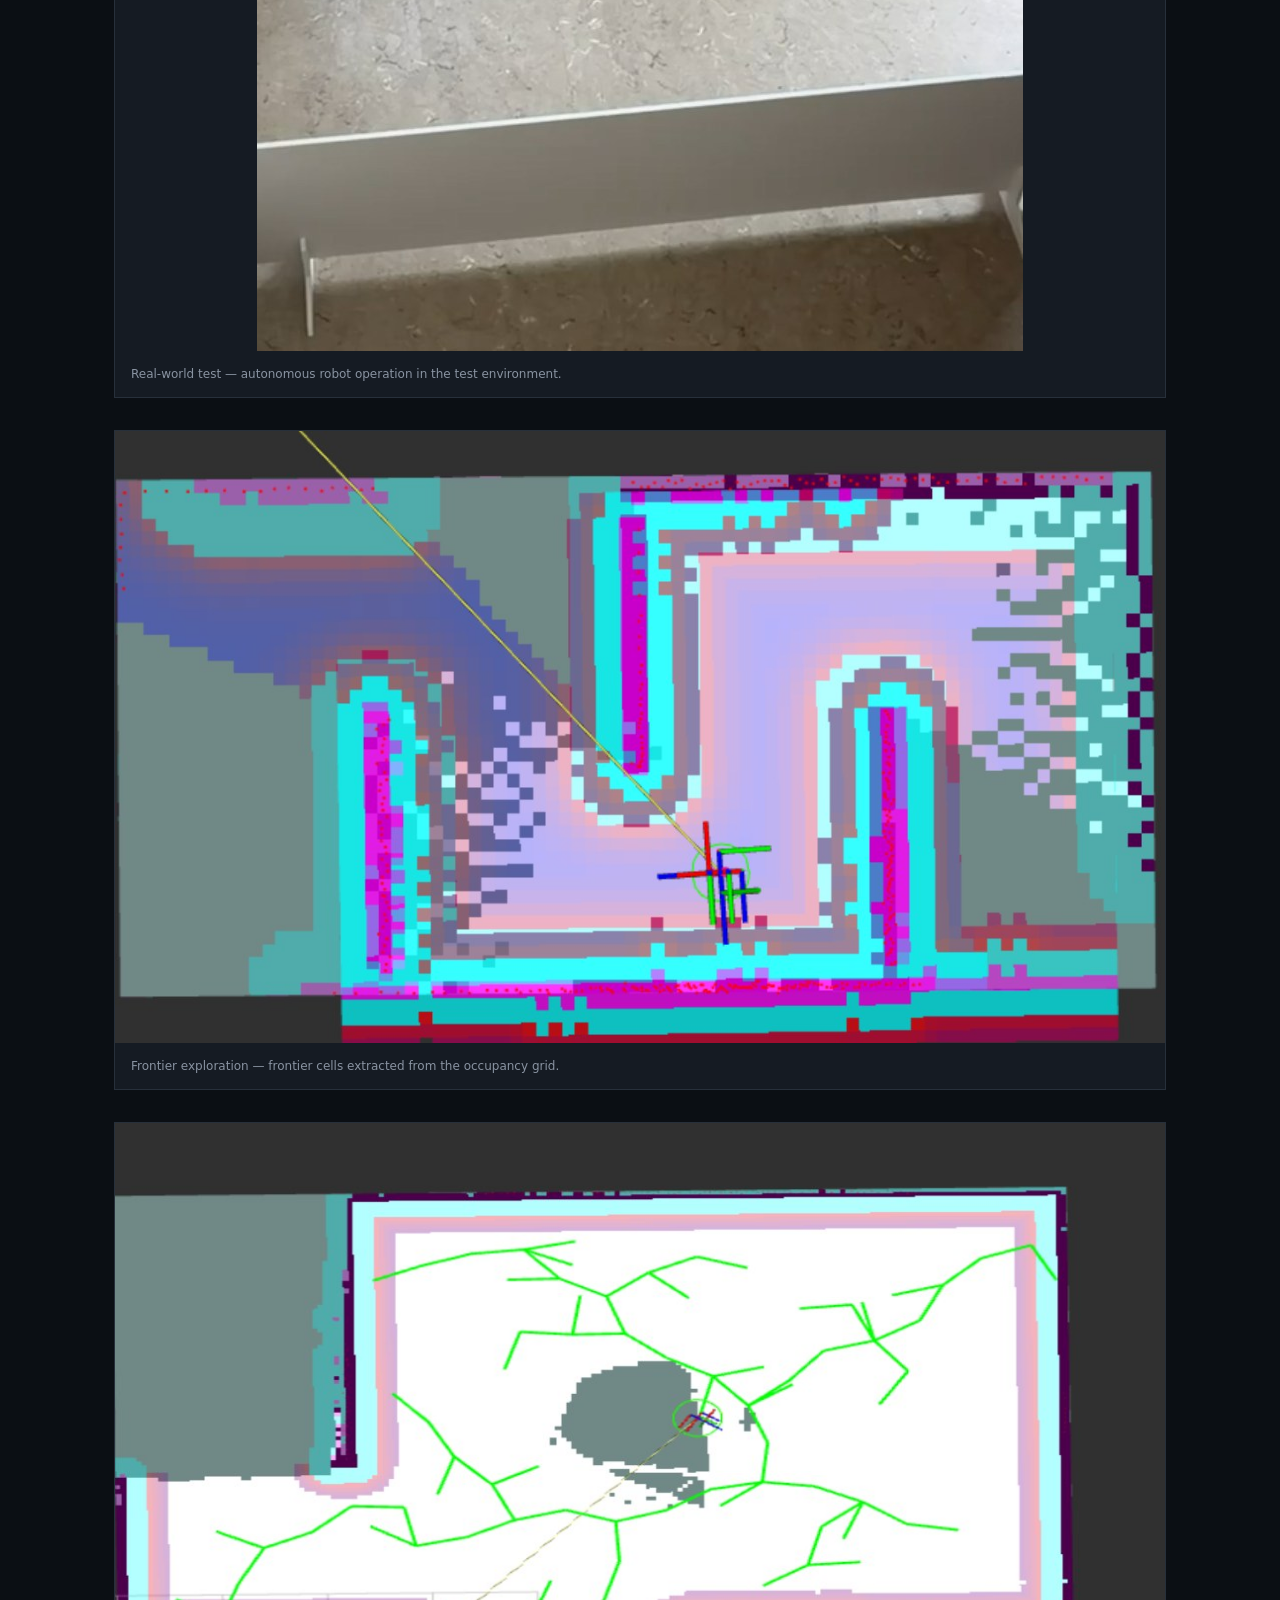
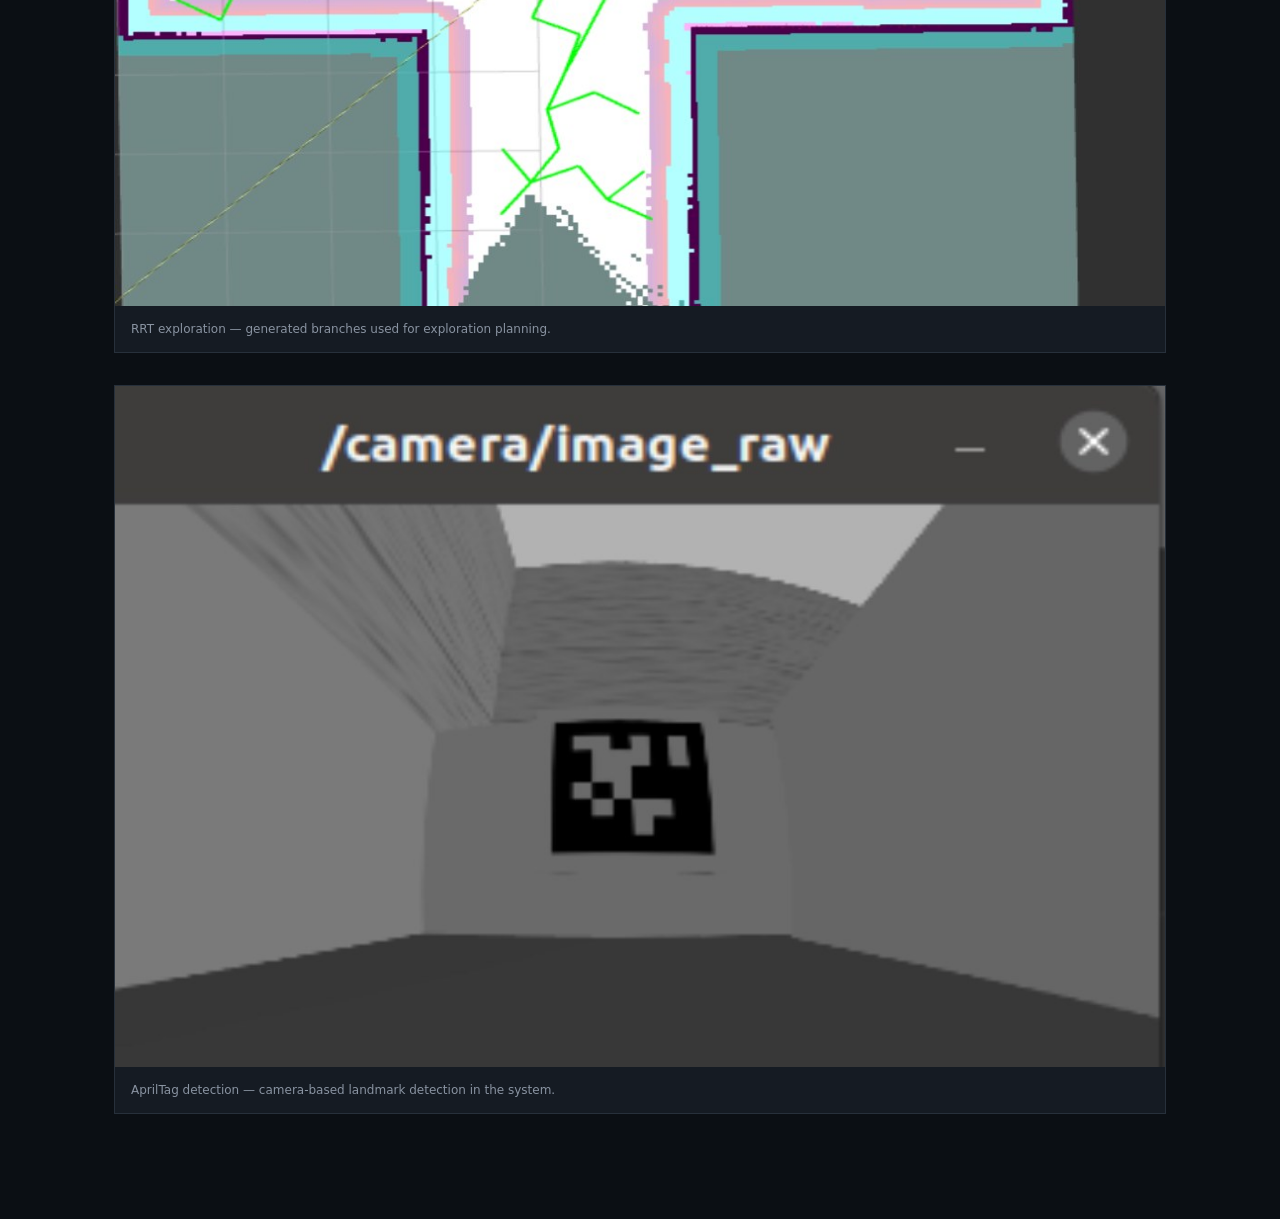
<file: case-study-turtlebot.html>
<!doctype html><html lang="en"><head><meta charset="utf-8"><meta name="viewport" content="width=device-width,initial-scale=1"><title>Autonomous Navigation & Maze Exploration with TurtleBot3 | Bahram Mehrabi</title><link rel="stylesheet" href="style.css"></head><body><header><a class="logo" href="index.html">BM<span>.</span></a><a href="index.html#projects">← Back</a></header><main><section><p class="eyebrow">ROS 2 · NAV2 · SLAM · RRT</p><h1 style="font-size:clamp(48px,7vw,90px)">Autonomous Navigation & Maze Exploration with TurtleBot3</h1><p class="lead">This project focused on developing and validating an autonomous exploration and navigation system for a TurtleBot3 Waffle Pi using ROS 2 Humble. The system combines SLAM Toolbox, frontier-based exploration, RRT-based path planning, and Navigation2 (Nav2) to enable the robot to explore unknown indoor environments and build occupancy-grid maps. The development was first implemented and tested in Gazebo and RViz2 before being transferred to the physical robot. The real platform was equipped with an LDS-02 LiDAR, Raspberry Pi 4, and Intel RealSense D435i RGB-D camera for mapping, navigation and visual perception. During the real-world deployment, hardware configuration, sensor integration, ROS 2 compatibility and synchronization challenges were investigated and addressed. The project demonstrates the complete transition from simulated autonomous navigation to a physical mobile robot and highlights the practical challenges involved in deploying robotics algorithms on real hardware.</p><img class="case-hero-image" src="images/turtlebot/01-turtlebot-main.jpg" alt="TurtleBot3 Waffle Pi with RealSense camera"><h2 style="margin-top:80px">Project Evidence</h2><p class="lead">Selected images from the hardware setup, exploration pipeline and real-robot testing.</p><div class="gallery"><figure><img src="images/turtlebot/02-turtlebot-hardware.jpg" alt="TurtleBot3 hardware setup with laptop"><figcaption>Hardware setup — TurtleBot3 platform, camera and onboard electronics.</figcaption></figure><figure><img src="images/turtlebot/03-real-world-test.jpg" alt="TurtleBot3 during a real-world navigation test"><figcaption>Real-world test — autonomous robot operation in the test environment.</figcaption></figure><figure><img src="images/turtlebot/04-frontier-exploration.jpg" alt="Frontier cells extracted from the occupancy grid"><figcaption>Frontier exploration — frontier cells extracted from the occupancy grid.</figcaption></figure><figure><img src="images/turtlebot/05-rrt-exploration.jpg" alt="Branches of an RRT-based exploration algorithm"><figcaption>RRT exploration — generated branches used for exploration planning.</figcaption></figure><figure><img src="images/turtlebot/06-apriltag-detection.jpg" alt="Camera detection of an AprilTag in simulation"><figcaption>AprilTag detection — camera-based landmark detection in the system.</figcaption></figure></div></section></main></body></html>
</file>
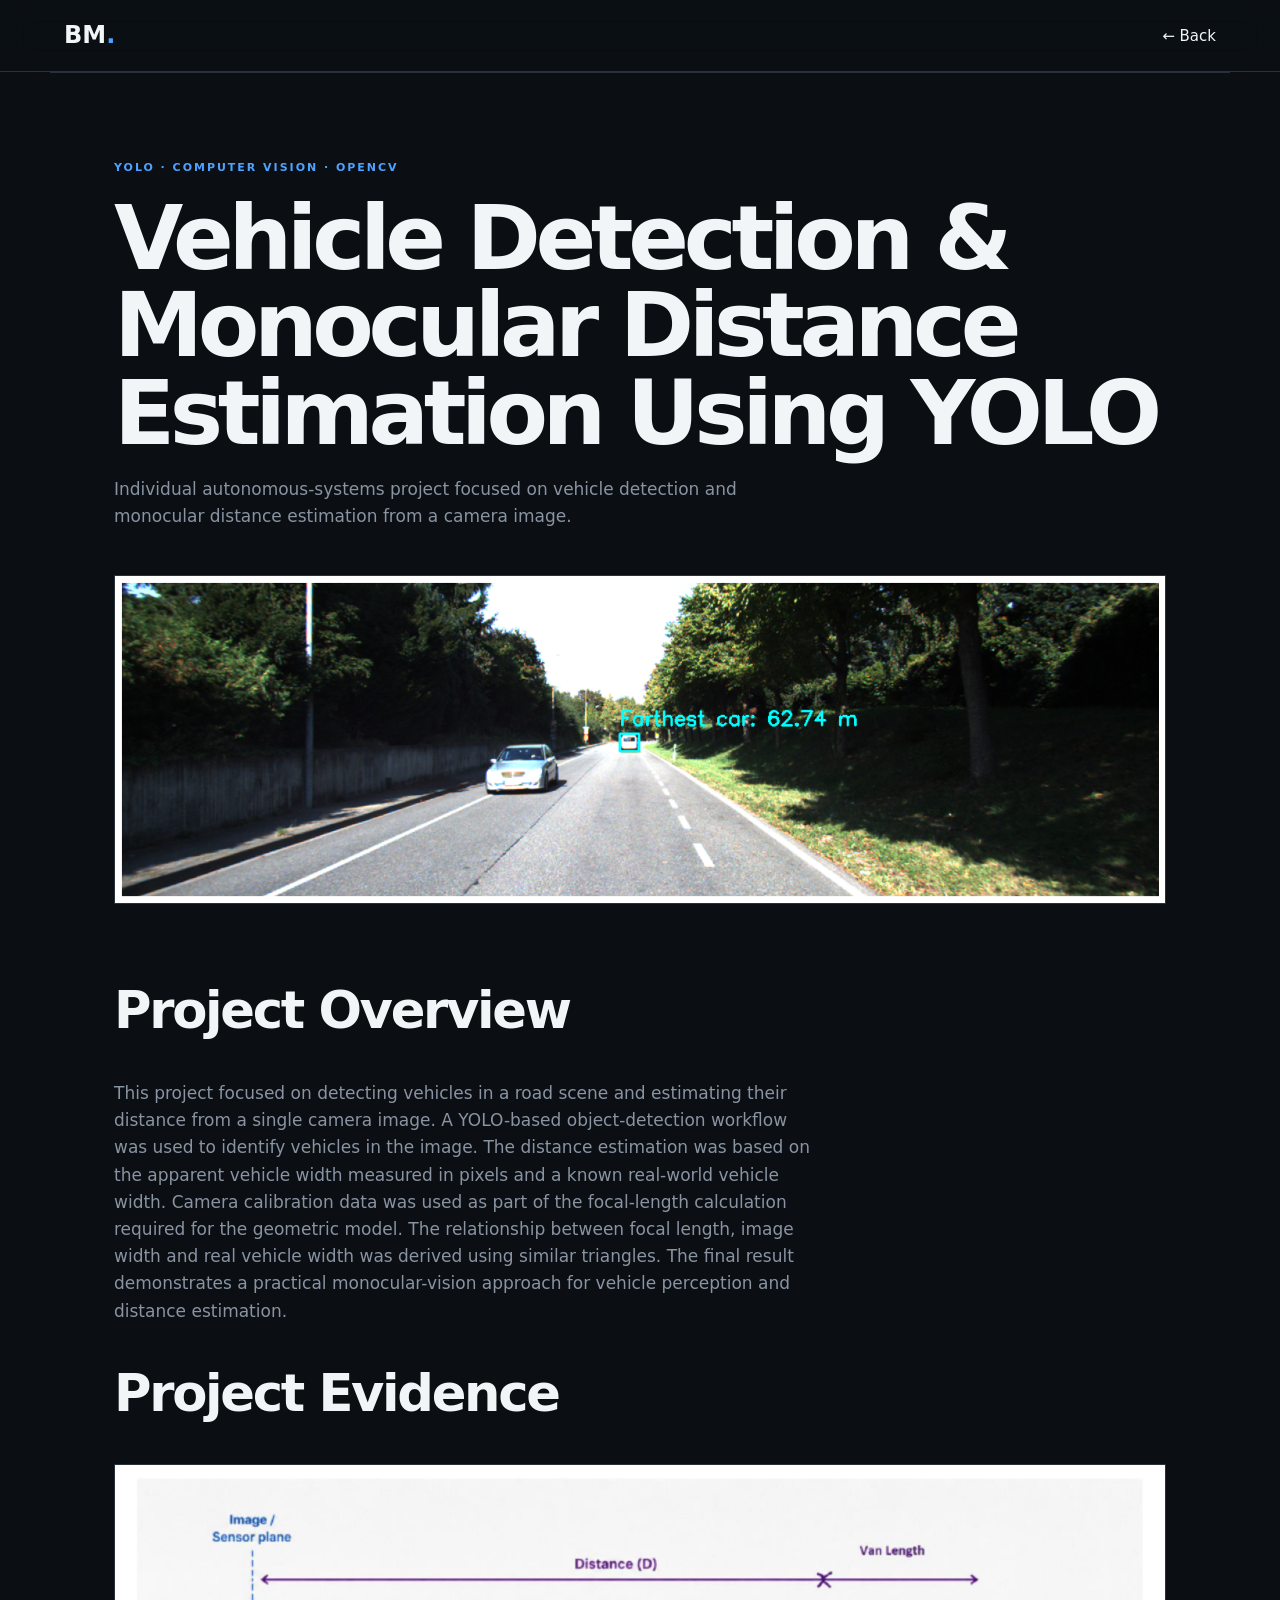
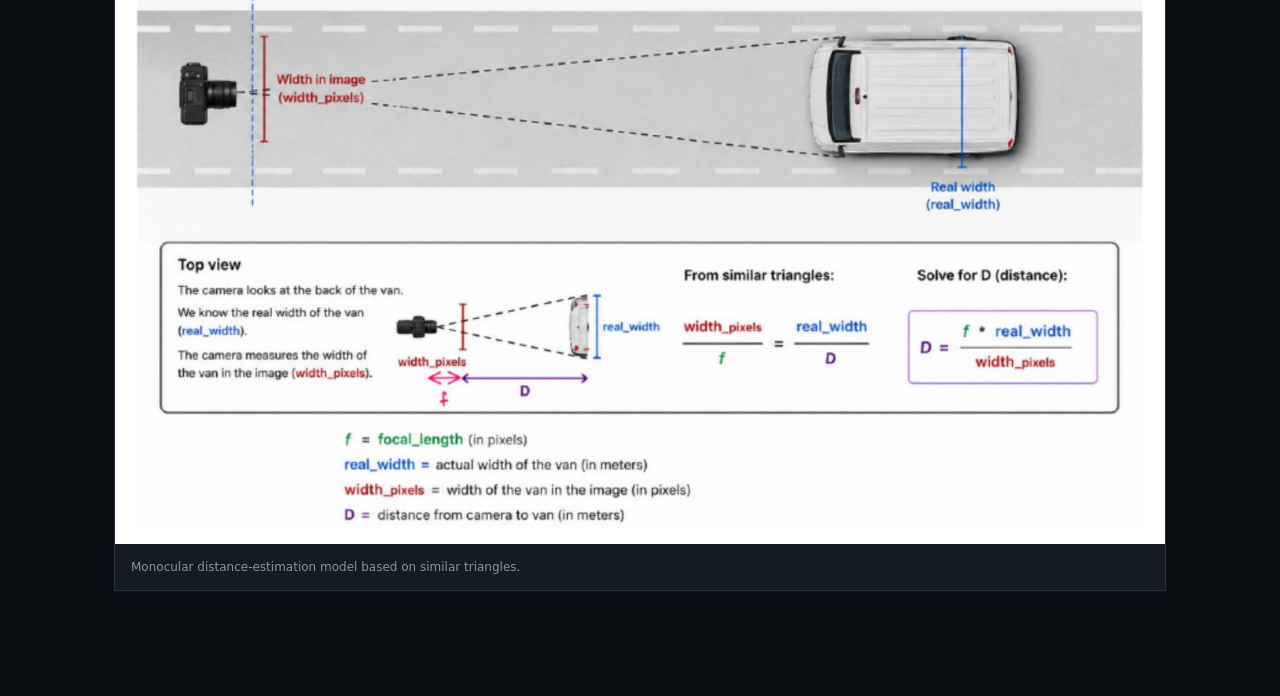
<file: case-study-vehicle.html>
<!doctype html><html lang="en"><head><meta charset="utf-8"><meta name="viewport" content="width=device-width,initial-scale=1"><title>Vehicle Detection & Monocular Distance Estimation Using YOLO | Bahram Mehrabi</title><link rel="stylesheet" href="style.css"></head><body><header><a class="logo" href="index.html">BM<span>.</span></a><a href="index.html#projects">← Back</a></header><main><section class="case-project"><p class="eyebrow">YOLO · COMPUTER VISION · OPENCV</p><h1 class="case-title">Vehicle Detection & Monocular Distance Estimation Using YOLO</h1><p class="lead">Individual autonomous-systems project focused on vehicle detection and monocular distance estimation from a camera image.</p><div class="case-hero"><img src="images-yolo-road.png" alt="Road scene with vehicle detection and estimated distance"></div><h2>Project Overview</h2><p class="lead">This project focused on detecting vehicles in a road scene and estimating their distance from a single camera image. A YOLO-based object-detection workflow was used to identify vehicles in the image. The distance estimation was based on the apparent vehicle width measured in pixels and a known real-world vehicle width. Camera calibration data was used as part of the focal-length calculation required for the geometric model. The relationship between focal length, image width and real vehicle width was derived using similar triangles. The final result demonstrates a practical monocular-vision approach for vehicle perception and distance estimation.</p><h2>Project Evidence</h2><div class="gallery yolo-gallery"><figure><img src="images-yolo-distance-formula.png" alt="Monocular distance estimation formula using similar triangles"><figcaption>Monocular distance-estimation model based on similar triangles.</figcaption></figure></div></section></main></body></html>
</file>
<file: style.css>
*{box-sizing:border-box}html{scroll-behavior:smooth}body{margin:0;background:#0b0f14;color:#f2f5f8;font:15px/1.6 Inter,system-ui,sans-serif}a{color:inherit;text-decoration:none}header{height:72px;position:sticky;top:0;z-index:5;display:flex;align-items:center;justify-content:space-between;padding:0 5vw;background:#0b0f14dd;backdrop-filter:blur(14px);border-bottom:1px solid #27303b}.logo{font-size:24px;font-weight:800}.logo span,.eyebrow,article small,.mini b,.timeline b{color:#4da3ff}nav{display:flex;gap:28px}nav a{color:#aeb7c3;font-size:13px}button{background:none;border:1px solid #27303b;color:white;border-radius:7px;padding:7px 11px}.hero,section{max-width:1180px;margin:auto;padding:105px 5vw}.hero{min-height:calc(100vh - 72px);display:grid;grid-template-columns:1fr 1fr;gap:60px;align-items:center}.eyebrow{font-size:11px;letter-spacing:.18em;font-weight:700}h1{font-size:clamp(60px,9vw,120px);line-height:.9;letter-spacing:-.07em;margin:18px 0}h1 span{color:#aab3bf}h2{font-size:clamp(30px,4vw,52px);line-height:1.05;letter-spacing:-.045em}.lead{color:#8993a1;max-width:700px;font-size:17px}.btn{display:inline-block;margin-top:18px;background:#f2f5f8;color:#0b0f14;padding:12px 18px;border-radius:8px;font-weight:700}.visual{
    border:1px solid #27303b;
    overflow:hidden;
    background:#0b0f14;
}

.visual img{
    width:100%;
    height:auto;
    display:block;
}.grid{position:absolute;inset:-20%;background-image:linear-gradient(#4da3ff18 1px,transparent 1px),linear-gradient(90deg,#4da3ff18 1px,transparent 1px);background-size:40px 40px;transform:perspective(500px) rotateX(55deg) scale(1.4);transform-origin:center bottom}.visual-card{position:absolute;left:12%;right:12%;bottom:12%;padding:28px;border:1px solid #35404e;background:#0f151de8}.visual-card b{display:block;font-size:28px;letter-spacing:.08em}.visual-card small{color:#8993a1;letter-spacing:.1em}section{border-top:1px solid #27303b}.cards{display:grid;grid-template-columns:repeat(3,minmax(0,1fr));gap:18px}.cards article{background:#151b23;border:1px solid #27303b;padding-bottom:24px}.pic{height:240px;padding:20px;display:flex;justify-content:space-between;align-items:flex-end;background:linear-gradient(135deg,#121922,#1a2531);font-weight:800;letter-spacing:.15em}.pic i{color:#4da3ff;font-style:normal}.cards article>h3,.cards article>p,.cards article>a,.cards article>small{margin-left:24px;margin-right:24px}.cards article>small{display:block;margin-top:22px;font-size:10px;letter-spacing:.1em}.cards article>p{color:#8993a1}.cards article>a{font-weight:600;font-size:13px}.mini{display:grid;grid-template-columns:repeat(3,1fr);gap:14px}.mini a{padding:24px;background:#151b23;border:1px solid #27303b;min-height:170px}.mini b{display:block}.mini strong{display:block;margin-top:35px;line-height:1.35}.mini small{display:block;color:#8993a1;font-size:9px;letter-spacing:.08em;margin-top:15px}.timeline>div{display:grid;grid-template-columns:minmax(280px,0.8fr) minmax(0,1.2fr);gap:55px;align-items:start;padding:34px 0;border-bottom:1px solid #27303b}.timeline>div.current-role{padding-top:18px}.timeline h3{margin:0 0 6px;font-size:24px;line-height:1.2}.timeline p{color:#8993a1;margin:0}.role-heading p{font-size:14px;line-height:1.5}.experience-detail{max-width:none;line-height:1.8}.skills{padding:25px;border:1px solid #27303b;background:#151b23;color:#c9d0d8;line-height:2.5;word-spacing:10px}footer{max-width:1180px;margin:auto;padding:30px 5vw 50px;color:#697382;border-top:1px solid #27303b;font-size:11px}@media(max-width:900px){.cards{grid-template-columns:repeat(2,minmax(0,1fr))}.timeline>div{grid-template-columns:1fr;gap:14px}}
@media(max-width:800px){nav{display:none}.hero{grid-template-columns:1fr}.visual{height:350px}.cards,.mini{grid-template-columns:1fr}.project-cover{height:auto;max-height:320px}.timeline>div{grid-template-columns:1fr;gap:12px}}

/* Project media */
.project-cover{width:100%;height:300px;object-fit:contain;display:block;background:#0f151d}
.case-hero-image{width:100%;max-height:620px;object-fit:cover;display:block;border:1px solid #27303b}
.gallery{display:flex;flex-direction:column;gap:32px;max-width:1100px;margin:0 auto}
.gallery figure{margin:0;background:#151b23;border:1px solid #27303b}
.gallery img{width:auto;height:auto;max-width:100%;display:block;margin:0 auto;object-fit:contain}
.gallery figcaption{padding:14px 16px;color:#8993a1;font-size:12px;line-height:1.5}
@media(max-width:800px){.gallery img{max-width:100%;height:auto}}

.ac-gallery{display:flex;flex-direction:column;gap:32px;max-width:1200px;margin-left:auto;margin-right:auto}.ac-gallery figure{margin:0}.ac-gallery img{display:block;width:auto;max-width:100%;height:auto;margin:0 auto;object-fit:contain}.ac-gallery figcaption{padding:14px 18px;background:#151B23;color:#8fa3bb;font-size:14px;line-height:1.6;border:1px solid rgba(255,255,255,.08);border-top:0}

/* YOLO project */
.mini-yolo img{display:block;width:100%;height:auto;margin-bottom:18px;border:1px solid #27303b}.mini-yolo{display:block;padding:0 0 24px!important;overflow:hidden}.mini-yolo strong,.mini-yolo small{margin-left:24px;margin-right:24px}.case-title{font-size:clamp(48px,7vw,90px);line-height:.98;letter-spacing:-.06em;max-width:1100px}.case-project{padding-top:75px}.case-hero{margin:45px 0 80px;border:1px solid #27303b;background:#0f151d}.case-hero img{display:block;width:100%;height:auto}.yolo-gallery{max-width:1200px;margin-top:35px}.yolo-gallery figure{background:#151b23;border:1px solid #27303b}.yolo-gallery img{width:100%;height:auto;max-width:none}.yolo-gallery figcaption{padding:14px 16px;color:#8993a1;font-size:12px}

.mini-project{display:flex;flex-direction:column;gap:18px;overflow:hidden}
.mini-project img{width:100%;height:auto;display:block;object-fit:contain;background:#fff}

/* Experience details */
.experience-detail{color:#8993a1;margin-top:10px;max-width:760px}
@media(min-width:901px){.timeline>div:not(.current-role) .role-heading{grid-column:1/-1;display:flex;align-items:baseline;gap:55px}.timeline>div:not(.current-role) .role-heading p{margin-top:0}}
</file>
